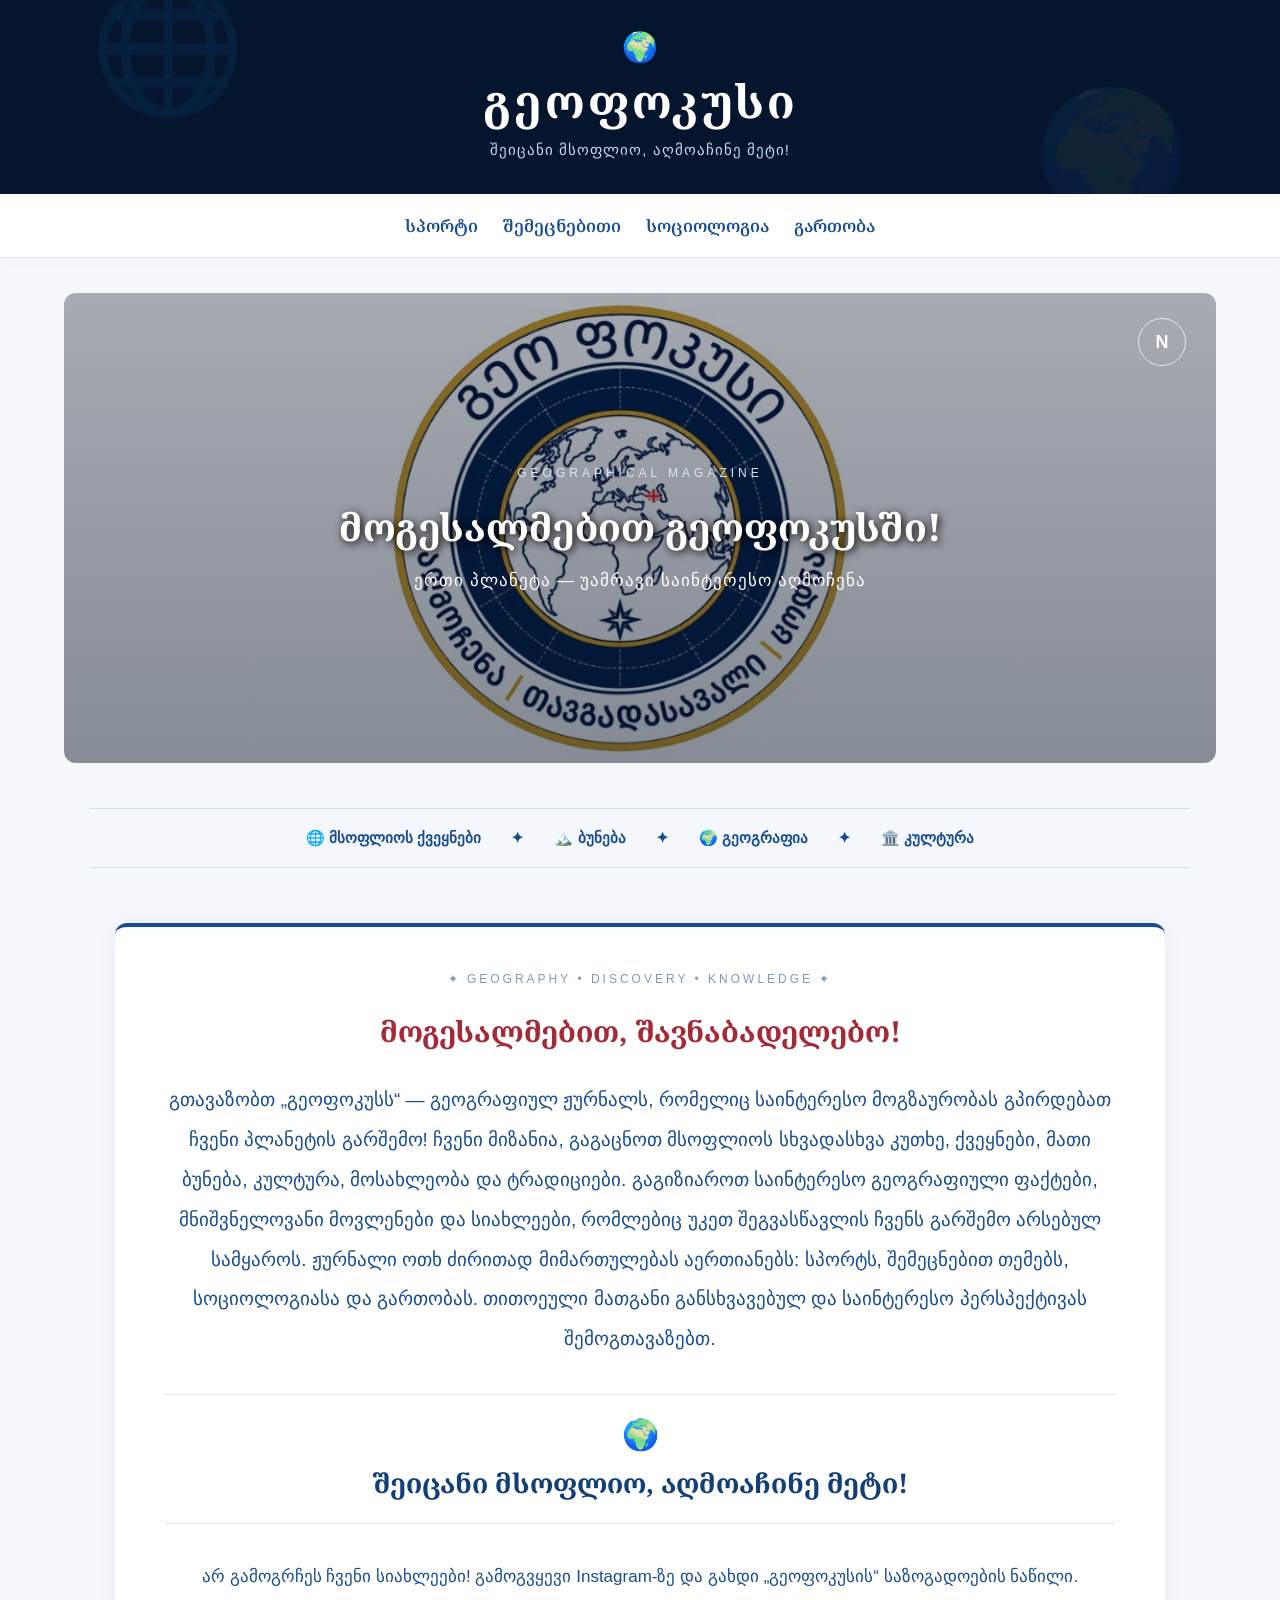
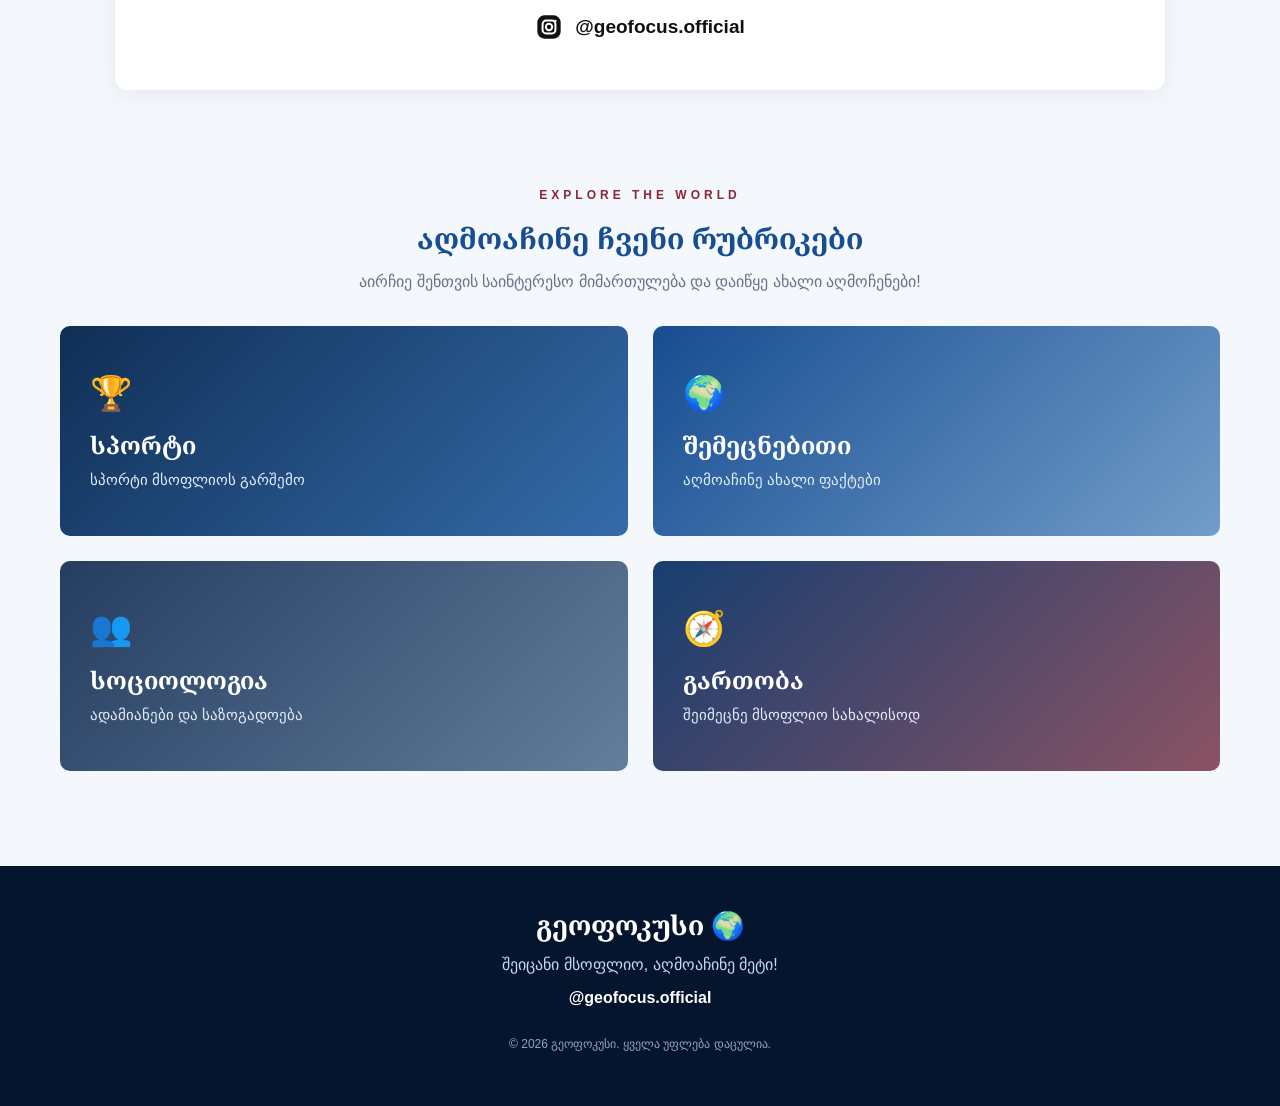
<file: index.html>
<!DOCTYPE html>
<html lang="ka">

<head>
    <meta charset="UTF-8">
    <meta name="viewport" content="width=device-width, initial-scale=1.0">

    <title>გეოფოკუსი | შეიცანი მსოფლიო</title>

    <link rel="stylesheet" href="style.css">
</head>

<body>

    <!-- HEADER -->

    <header class="header">

        <div class="globe-icon">🌍</div>

        <h1>გეოფოკუსი</h1>

        <p>შეიცანი მსოფლიო, აღმოაჩინე მეტი!</p>

    </header>


    <!-- NAVIGATION -->

    <nav class="navigation">

        <a href="sport.html">სპორტი</a>

        <a href="education.html">შემეცნებითი</a>

       <a href="sociology.html">სოციოლოგია</a>

        <a href="entertainment.html">გართობა</a>

    </nav>


    <main>

        <!-- HERO SECTION -->

        <section class="welcome">

            <div class="main-image">

                <div class="image-overlay">

                    <span class="hero-label">
                        GEOGRAPHICAL MAGAZINE
                    </span>

                    <h2>მოგესალმებით გეოფოკუსში!</h2>

                    <p>
                        ერთი პლანეტა — უამრავი საინტერესო აღმოჩენა
                    </p>

                    <div class="compass">
                        N
                    </div>

                </div>

            </div>

        </section>


        <!-- GEOGRAPHICAL DECORATION -->

        <section class="world-line">

            <span>🌐 მსოფლიოს ქვეყნები</span>

            <span>✦</span>

            <span>🏔️ ბუნება</span>

            <span>✦</span>

            <span>🌍 გეოგრაფია</span>

            <span>✦</span>

            <span>🏛️ კულტურა</span>

        </section>


        <!-- INTRODUCTION -->

        <section class="intro">

            <div class="intro-decoration">
                ✦ GEOGRAPHY • DISCOVERY • KNOWLEDGE ✦
            </div>

            <h2>მოგესალმებით, შავნაბადელებო!</h2>

            <p>

                გთავაზობთ „გეოფოკუსს“ — გეოგრაფიულ ჟურნალს,
                რომელიც საინტერესო მოგზაურობას გპირდებათ
                ჩვენი პლანეტის გარშემო!

                ჩვენი მიზანია, გაგაცნოთ მსოფლიოს სხვადასხვა
                კუთხე, ქვეყნები, მათი ბუნება, კულტურა,
                მოსახლეობა და ტრადიციები. გაგიზიაროთ
                საინტერესო გეოგრაფიული ფაქტები, მნიშვნელოვანი
                მოვლენები და სიახლეები, რომლებიც უკეთ
                შეგვასწავლის ჩვენს გარშემო არსებულ სამყაროს.

                ჟურნალი ოთხ ძირითად მიმართულებას აერთიანებს:
                სპორტს, შემეცნებით თემებს, სოციოლოგიასა
                და გართობას. თითოეული მათგანი განსხვავებულ
                და საინტერესო პერსპექტივას შემოგთავაზებთ.

            </p>

            <div class="slogan">

                <span>🌍</span>

                <h3>შეიცანი მსოფლიო, აღმოაჩინე მეტი!</h3>

            </div>

            <p class="instagram-text">

                არ გამოგრჩეს ჩვენი სიახლეები!
                გამოგვყევი Instagram-ზე და გახდი
                „გეოფოკუსის“ საზოგადოების ნაწილი.

            </p>

            <a class="instagram-link"
               href="https://www.instagram.com/geofocus.official/"
               target="_blank">

                <svg viewBox="0 0 24 24"
                     width="28"
                     height="28"
                     fill="none"
                     xmlns="http://www.w3.org/2000/svg">

                    <rect x="2" y="2" width="20" height="20"
                          rx="6" fill="#111111"/>

                    <rect x="6.5" y="6.5" width="11" height="11"
                          rx="3" stroke="white" stroke-width="1.7"/>

                    <circle cx="12" cy="12" r="2.7"
                            stroke="white" stroke-width="1.7"/>

                    <circle cx="17.5" cy="6.8" r="1"
                            fill="white"/>

                </svg>

                <span>@geofocus.official</span>

            </a>

        </section>


        <!-- CATEGORIES -->

        <section class="categories">

            <div class="section-heading">

                <span>EXPLORE THE WORLD</span>

                <h2>აღმოაჩინე ჩვენი რუბრიკები</h2>

                <p>
                    აირჩიე შენთვის საინტერესო მიმართულება
                    და დაიწყე ახალი აღმოჩენები!
                </p>

            </div>


            <div class="category-grid">

                <a href="sport.html" class="category sport">

                    <span class="category-icon">🏆</span>

                    <h3>სპორტი</h3>

                    <p>სპორტი მსოფლიოს გარშემო</p>

                </a>


                <a href="education.html" class="category education">

                    <span class="category-icon">🌍</span>

                    <h3>შემეცნებითი</h3>

                    <p>აღმოაჩინე ახალი ფაქტები</p>

                </a>


                <a href="sociology.html" class="category sociology">

                    <span class="category-icon">👥</span>

                    <h3>სოციოლოგია</h3>

                    <p>ადამიანები და საზოგადოება</p>

                </a>


                <a href="entertainment.html" class="category entertainment">

                    <span class="category-icon">🧭</span>

                    <h3>გართობა</h3>

                    <p>შეიმეცნე მსოფლიო სახალისოდ</p>

                </a>

            </div>

        </section>

    </main>


    <!-- FOOTER -->

    <footer>

        <h2>გეოფოკუსი 🌍</h2>

        <p>შეიცანი მსოფლიო, აღმოაჩინე მეტი!</p>

        <a href="https://www.instagram.com/geofocus.official/"
           target="_blank">
            @geofocus.official
        </a>

        <p class="copyright">
            © 2026 გეოფოკუსი. ყველა უფლება დაცულია.
        </p>

    </footer>

</body>

</html>
</file>
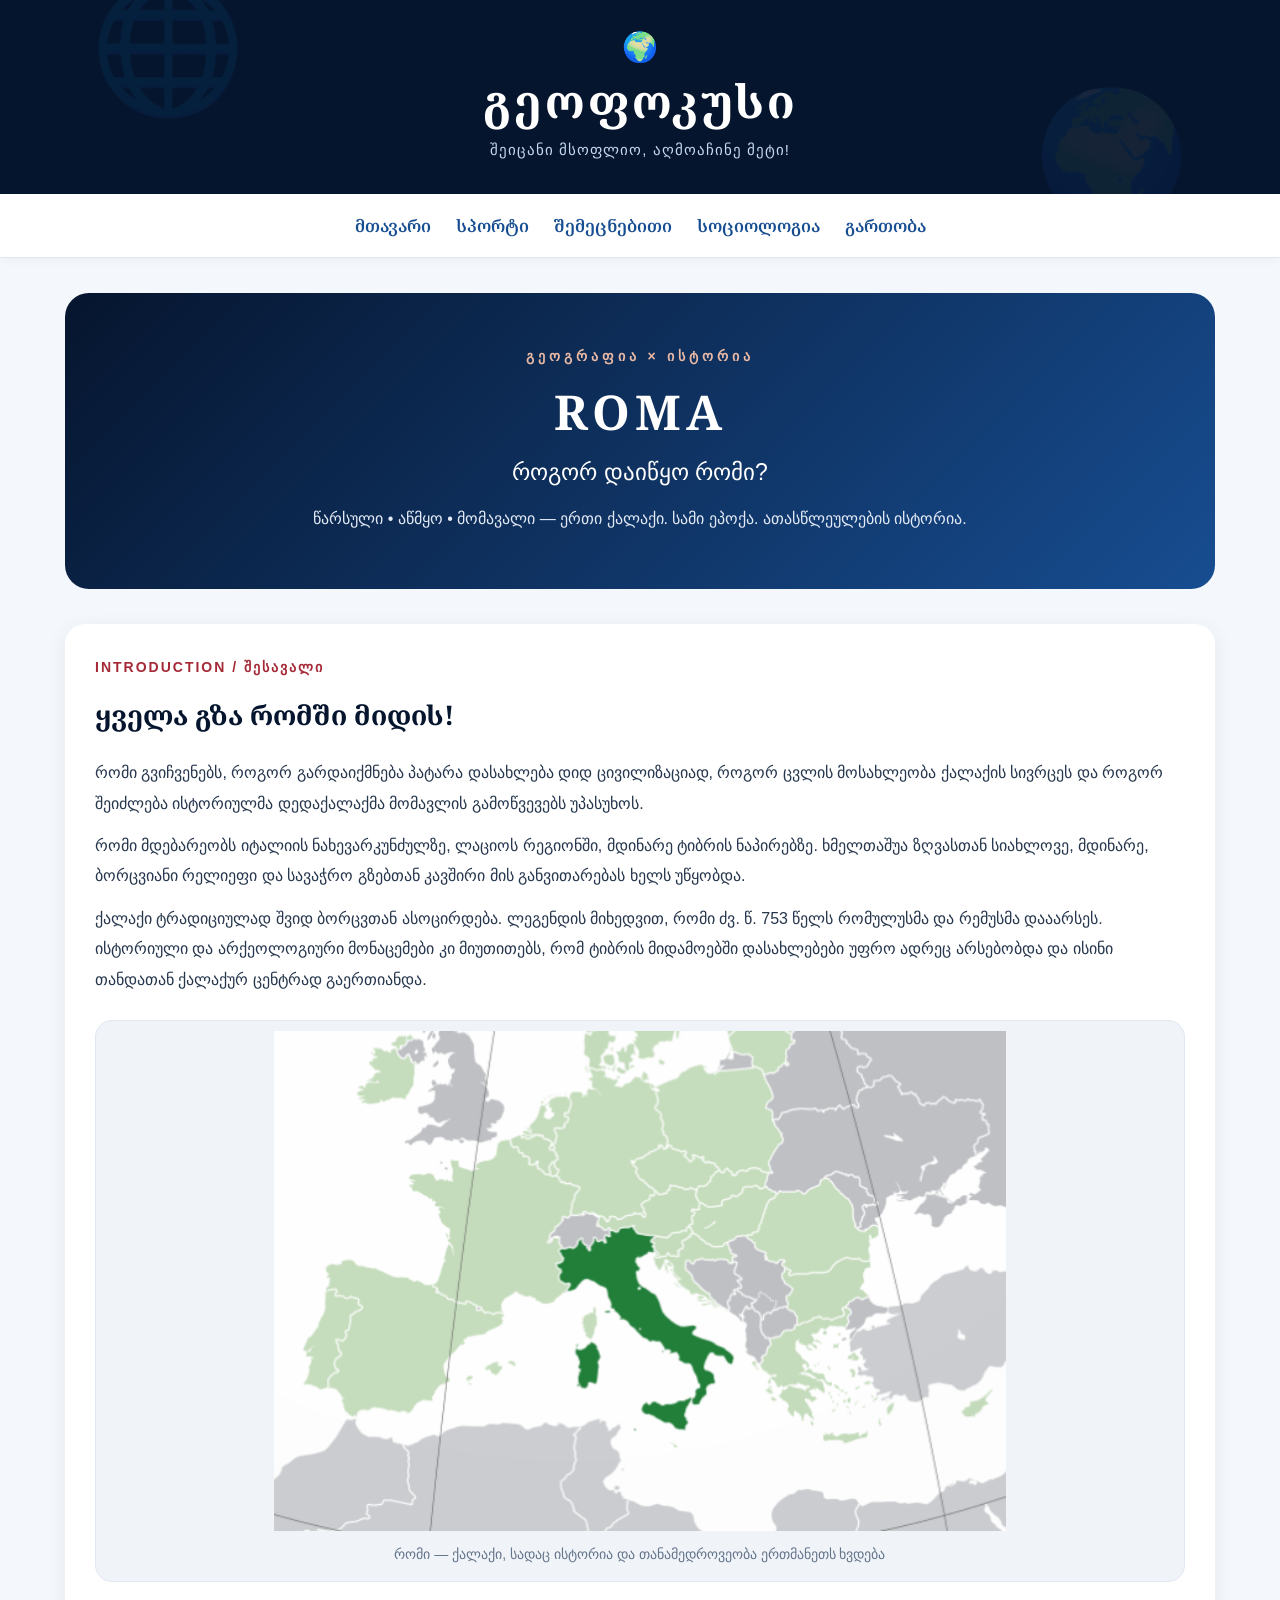
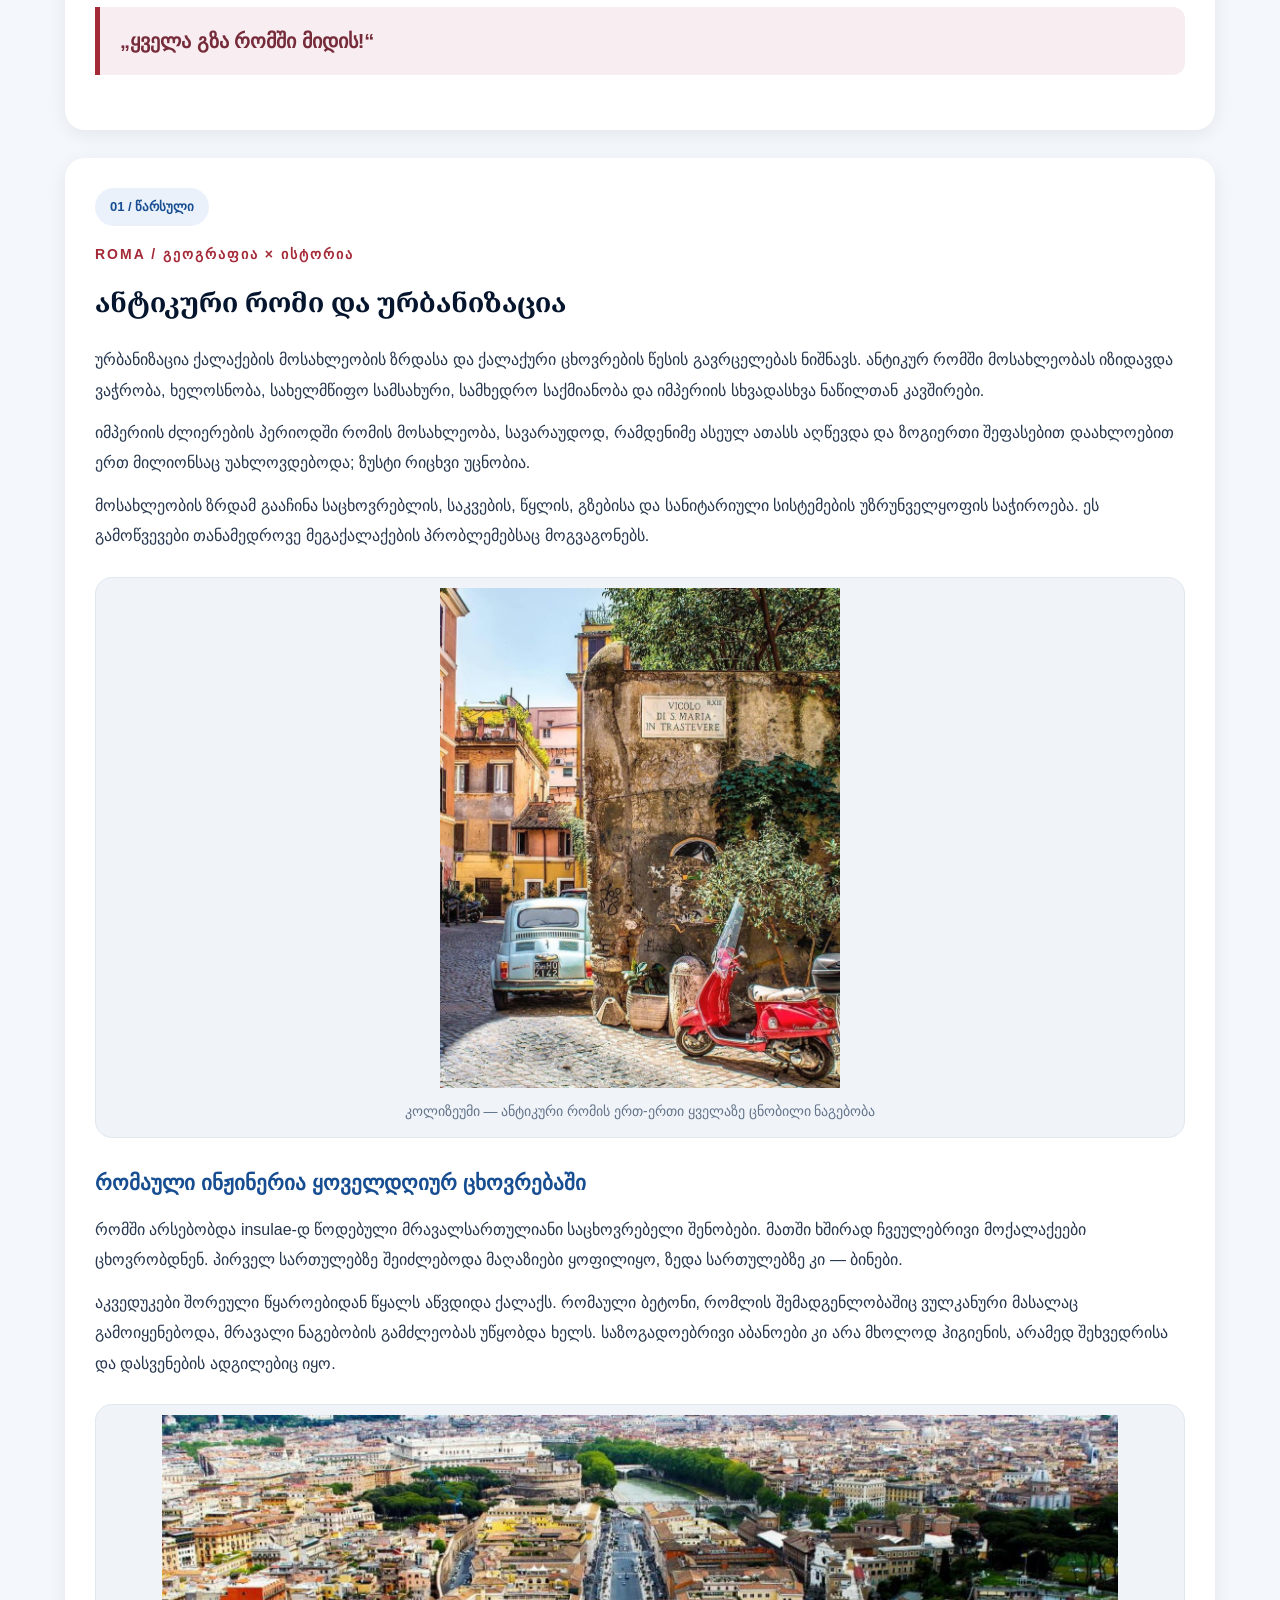
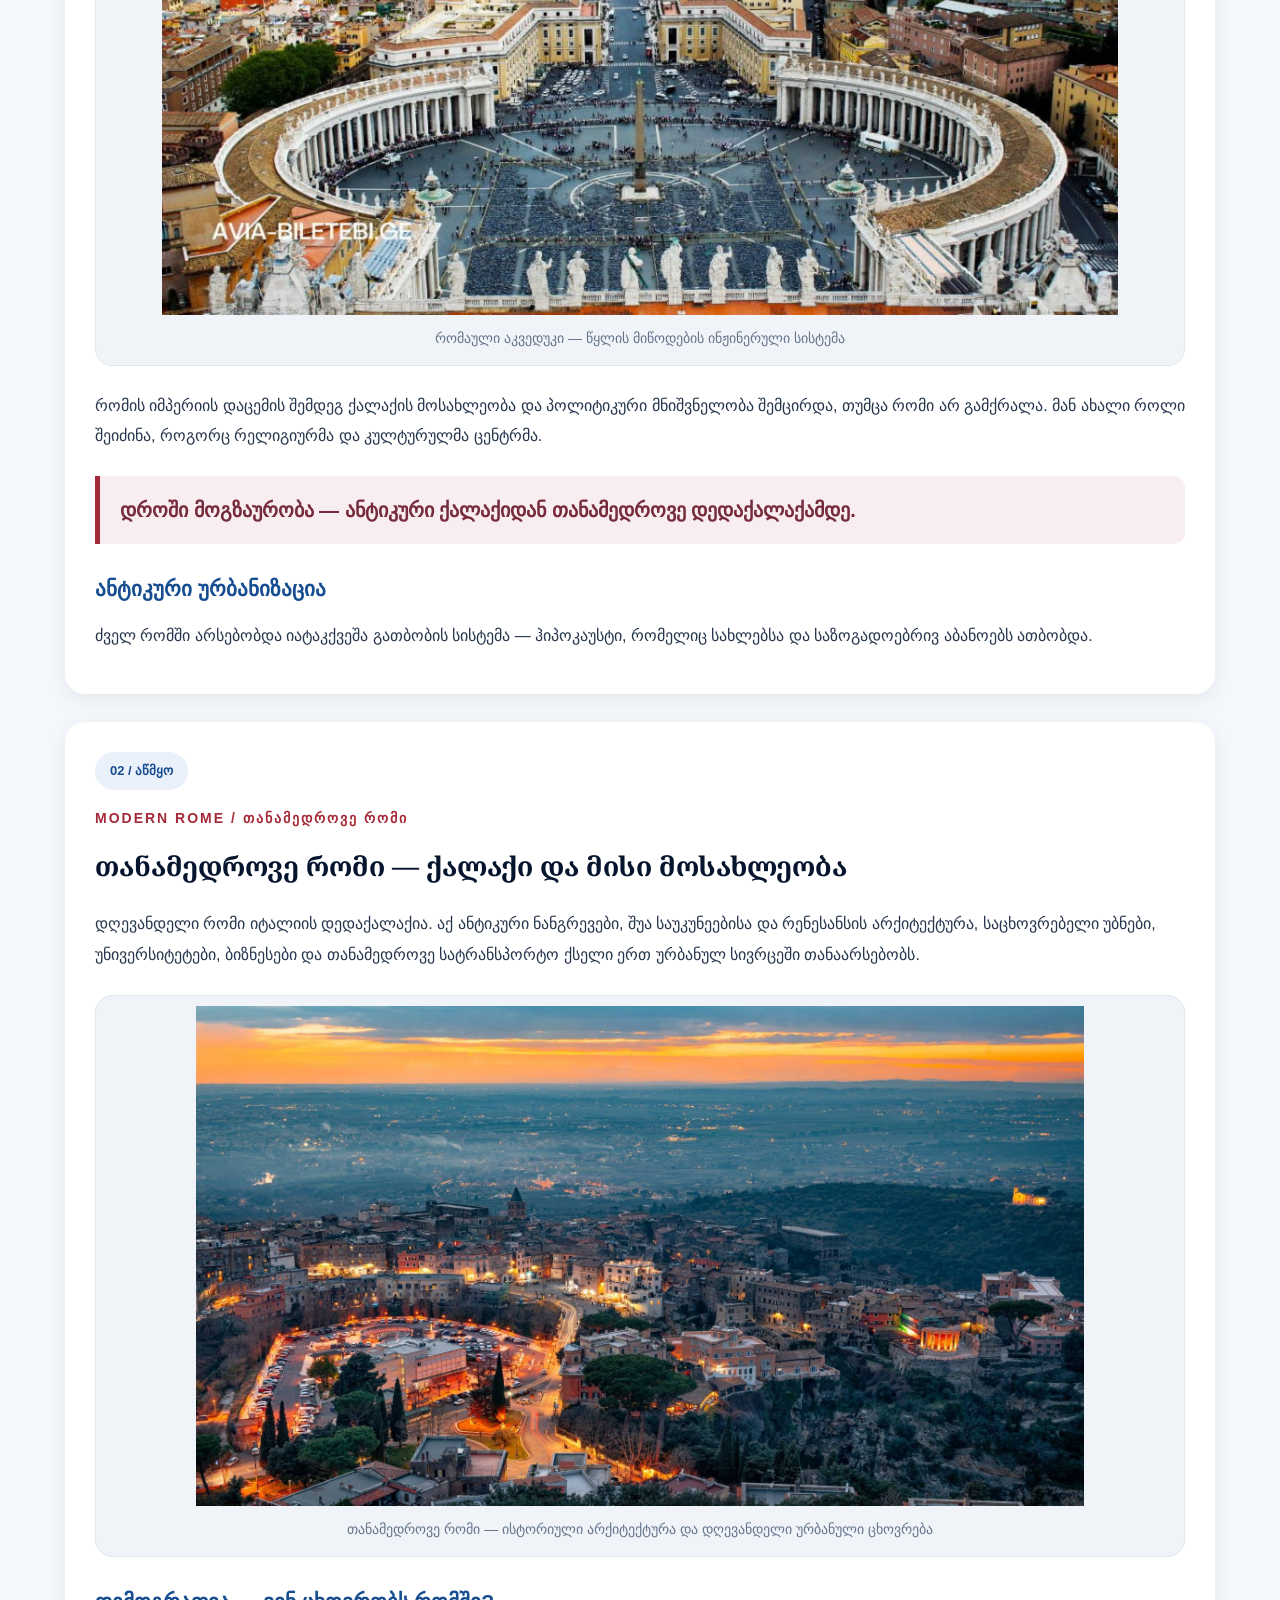
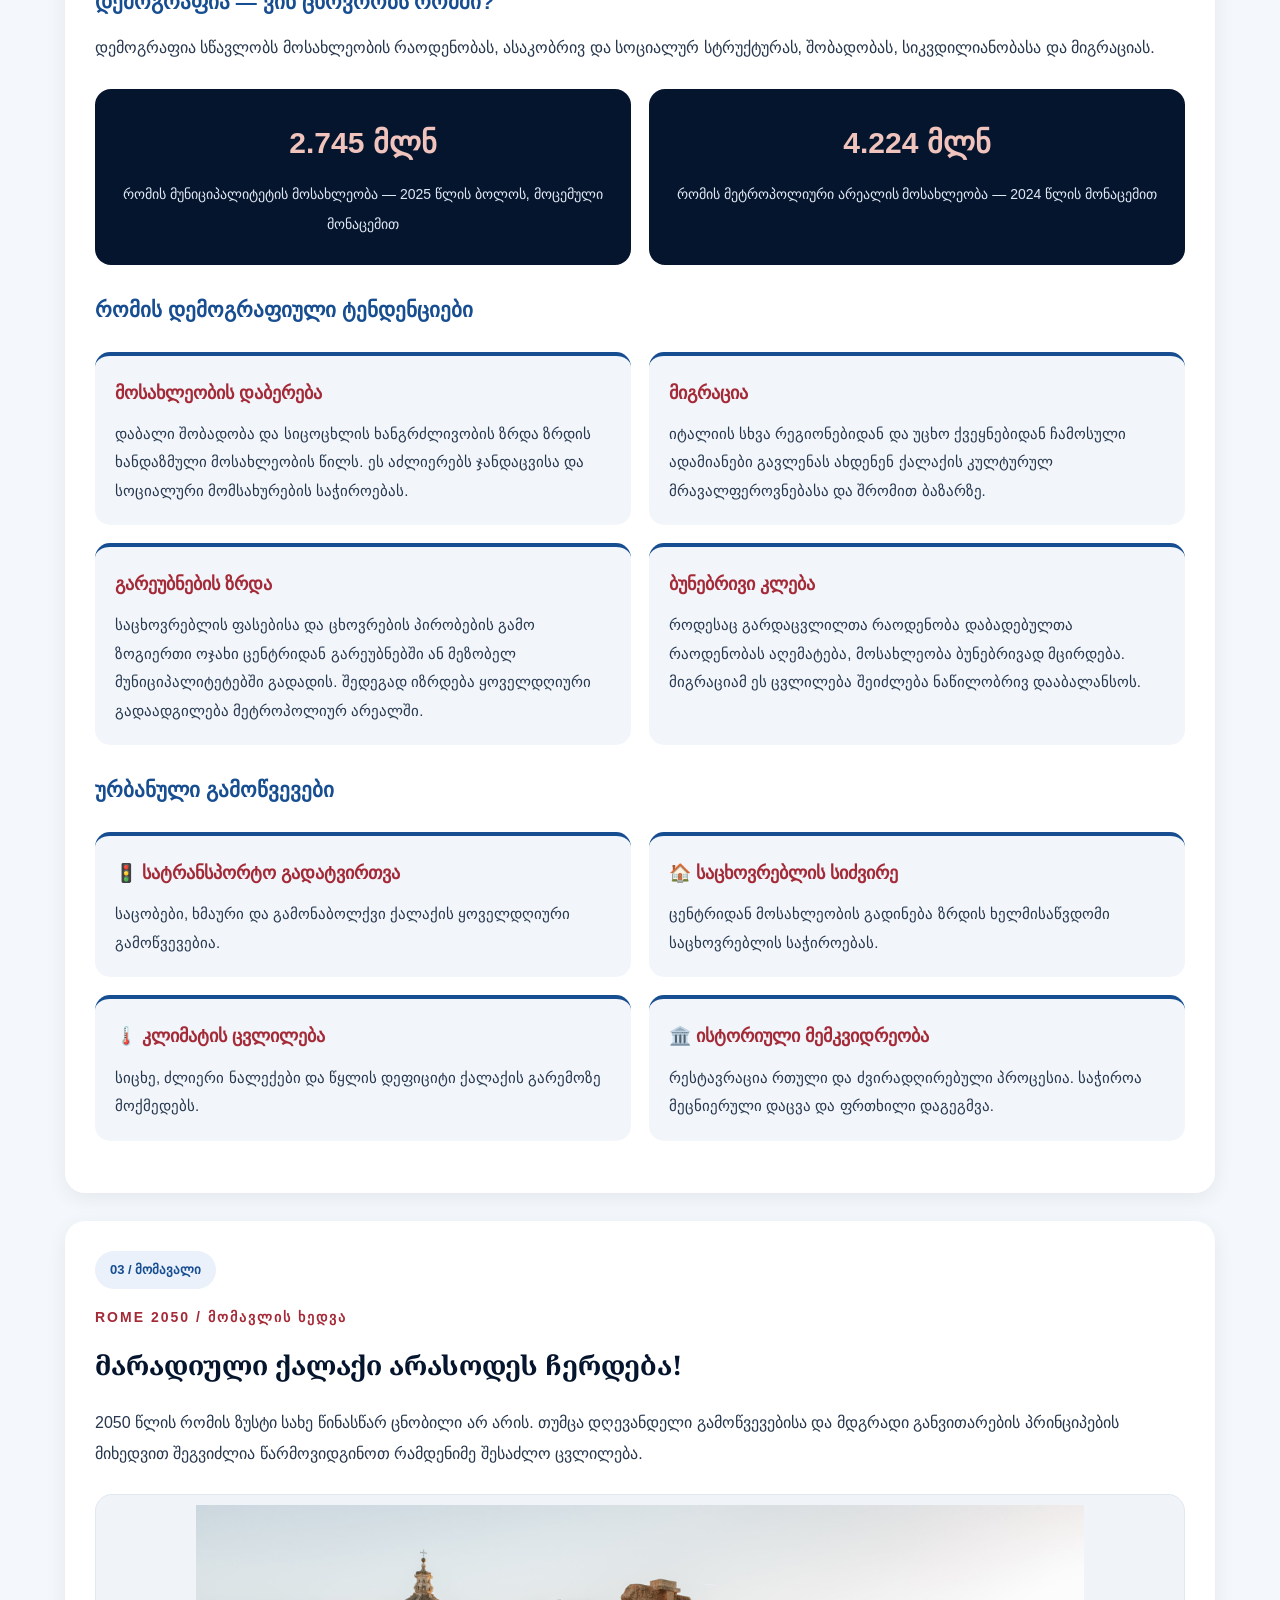
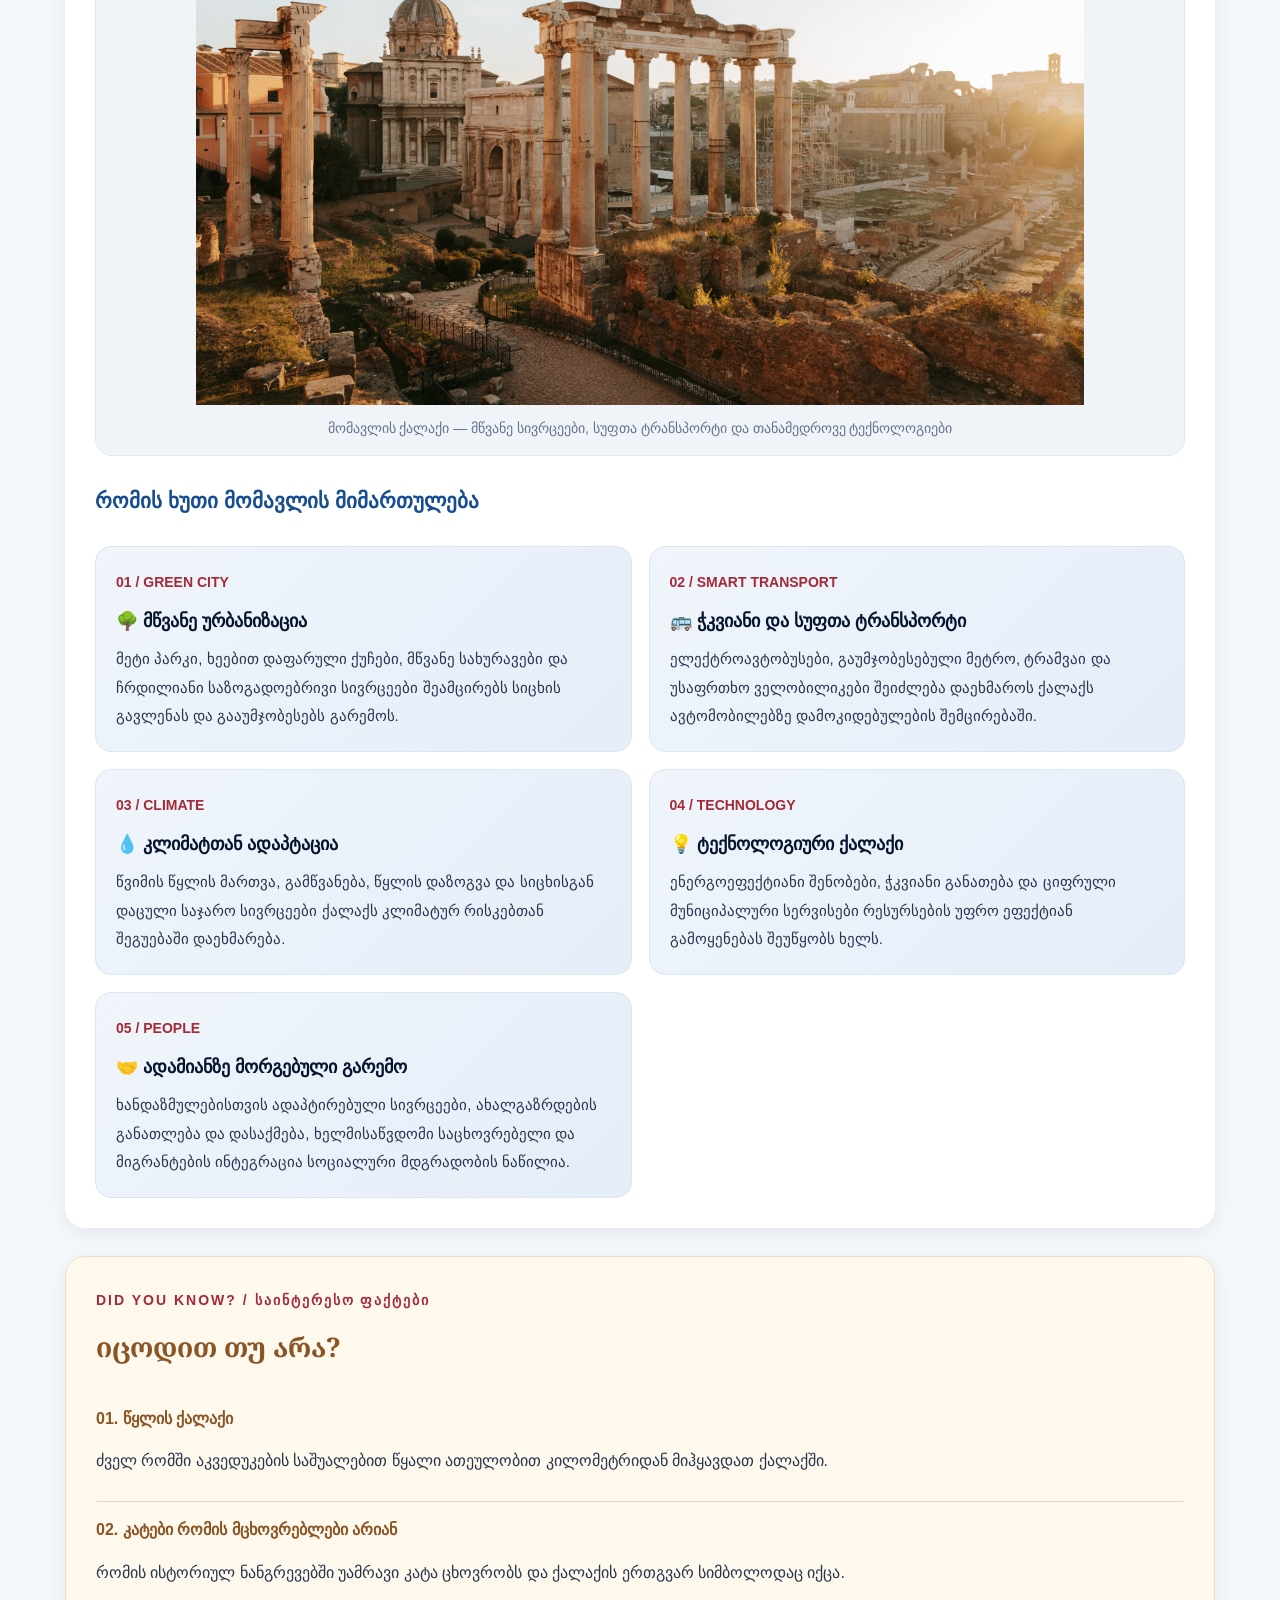
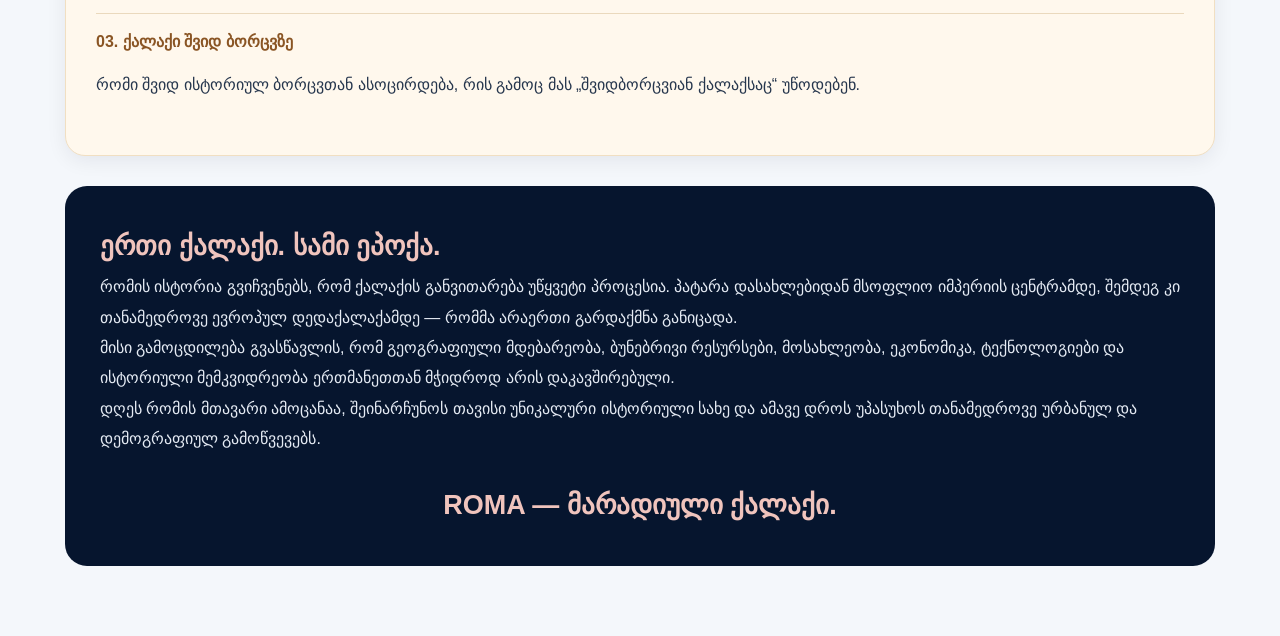
<file: education.html>
<!DOCTYPE html>
<html lang="ka">
<head>
<meta charset="UTF-8">
<meta name="viewport" content="width=device-width, initial-scale=1.0">
<title>გეოფოკუსი | შემეცნებითი</title>
<link rel="stylesheet" href="style.css">

<style>
* {
    box-sizing: border-box;
}

body {
    margin: 0;
    background: #f4f7fb;
    color: #26364d;
    font-family: "Fira GO", Arial, sans-serif;
}

.rome-page {
    width: 92%;
    max-width: 1150px;
    margin: 0 auto 70px;
}

.rome-hero {
    margin: 35px 0;
    padding: 55px 35px;
    border-radius: 24px;
    background: linear-gradient(135deg, #06152e, #174d91);
    color: white;
    text-align: center;
}

.rome-hero .eyebrow {
    color: #e9b9a5;
    letter-spacing: 4px;
    font-size: 14px;
    font-weight: bold;
}

.rome-hero h2 {
    font-family: "Noto Serif Georgian", serif;
    font-size: 48px;
    margin: 15px 0;
    letter-spacing: 5px;
}

.rome-hero h3 {
    font-size: 23px;
    font-weight: 500;
    margin: 10px 0;
}

.rome-hero p {
    max-width: 720px;
    margin: 18px auto 0;
    line-height: 1.9;
    color: #e3eaf5;
}

.rome-section {
    background: white;
    padding: 30px;
    margin: 28px 0;
    border-radius: 20px;
    box-shadow: 0 5px 20px rgba(6, 21, 46, 0.07);
    line-height: 1.9;
}

.section-label {
    color: #a52a38;
    font-size: 14px;
    font-weight: bold;
    letter-spacing: 2px;
    margin-bottom: 8px;
}

.rome-section h2 {
    color: #06152e;
    font-family: "Noto Serif Georgian", serif;
    font-size: 27px;
    margin: 5px 0 18px;
}

.rome-section h3 {
    color: #174d91;
    font-size: 21px;
    margin: 25px 0 12px;
}

.rome-section p {
    margin: 12px 0;
    font-size: 16px;
}

.rome-quote {
    border-left: 5px solid #a52a38;
    padding: 15px 20px;
    margin: 25px 0;
    background: #f8edf0;
    color: #762b3a;
    font-size: 20px;
    font-weight: bold;
    border-radius: 0 12px 12px 0;
}

/* ფოტოები */
.rome-photo {
    margin: 25px 0;
    padding: 10px;
    background: #f0f4f9;
    border-radius: 17px;
    border: 1px solid #e1e8f0;
}

.rome-photo img {
    display: block;
    width: 100%;
    max-height: 500px;
    height: auto;
    object-fit: contain;
    border-radius: 12px;
}

.rome-photo figcaption {
    text-align: center;
    color: #64748b;
    font-size: 14px;
    padding: 10px 5px 3px;
}

/* ეპოქების ღილაკები */
.era-label {
    display: inline-block;
    background: #eaf1fa;
    color: #174d91;
    border-radius: 30px;
    padding: 7px 15px;
    font-weight: bold;
    font-size: 13px;
    margin-bottom: 15px;
}

/* საინფორმაციო ბარათები */
.info-grid {
    display: grid;
    grid-template-columns: repeat(2, 1fr);
    gap: 18px;
    margin: 22px 0;
}

.info-card {
    background: #f2f6fb;
    border-radius: 15px;
    padding: 20px;
    border-top: 4px solid #174d91;
}

.info-card h3 {
    margin: 0 0 10px;
    color: #a52a38;
    font-size: 18px;
}

.info-card p {
    margin: 0;
    font-size: 15px;
}

/* დემოგრაფიული მონაცემები */
.stats-grid {
    display: grid;
    grid-template-columns: repeat(2, 1fr);
    gap: 18px;
    margin: 25px 0;
}

.stat-card {
    background: #06152e;
    color: white;
    padding: 25px;
    border-radius: 16px;
    text-align: center;
}

.stat-card strong {
    display: block;
    color: #f0c4bd;
    font-size: 30px;
    margin-bottom: 8px;
}

.stat-card span {
    font-size: 14px;
    color: #e0e8f4;
}

/* მომავლის მიმართულებები */
.future-grid {
    display: grid;
    grid-template-columns: repeat(2, 1fr);
    gap: 17px;
    margin-top: 25px;
}

.future-card {
    background: linear-gradient(135deg, #f0f5fb, #e5edf8);
    border-radius: 16px;
    padding: 20px;
    border: 1px solid #dce6f2;
}

.future-card .number {
    color: #a52a38;
    font-weight: bold;
    font-size: 14px;
}

.future-card h3 {
    margin: 7px 0;
    color: #06152e;
    font-size: 18px;
}

.future-card p {
    font-size: 15px;
    margin: 0;
}

/* საინტერესო ფაქტები */
.facts {
    background: #fff8ed;
    border: 1px solid #f1dfc2;
}

.facts h2 {
    color: #8a5524;
}

.fact-item {
    padding: 13px 0;
    border-bottom: 1px solid #ead9bd;
}

.fact-item:last-child {
    border-bottom: none;
}

.fact-item strong {
    color: #8a5524;
}

/* დასკვნა */
.final-section {
    background: #06152e;
    color: white;
    padding: 35px;
    border-radius: 22px;
    margin: 30px 0;
    line-height: 1.9;
}

.final-section h2 {
    color: #f0c4bd;
    font-size: 27px;
    margin-top: 0;
}

.final-section p {
    color: #e5ebf4;
}

/* მობილური */
@media (max-width: 700px) {
    .rome-page {
        width: 94%;
    }

    .rome-hero {
        padding: 38px 20px;
    }

    .rome-hero h2 {
        font-size: 36px;
    }

    .rome-hero h3 {
        font-size: 18px;
    }

    .rome-section {
        padding: 21px;
    }

    .rome-section h2 {
        font-size: 23px;
    }

    .info-grid,
    .stats-grid,
    .future-grid {
        grid-template-columns: 1fr;
    }

    .rome-photo img {
        max-height: 350px;
    }

    .final-section {
        padding: 25px;
    }
}
</style>
</head>

<body>

<header class="header">
    <div class="globe-icon">🌍</div>
    <h1>გეოფოკუსი</h1>
    <p>შეიცანი მსოფლიო, აღმოაჩინე მეტი!</p>
</header>

<nav class="navigation">
    <a href="index.html">მთავარი</a>
    <a href="sport.html">სპორტი</a>
    <a href="education.html">შემეცნებითი</a>
  <a href="sociology.html">სოციოლოგია</a>
    <a href="entertainment.html">გართობა</a>
</nav>

<main class="rome-page">

    <!-- მთავარი სათაური -->
    <section class="rome-hero">
        <div class="eyebrow">გეოგრაფია × ისტორია</div>
        <h2>ROMA</h2>
        <h3>როგორ დაიწყო რომი?</h3>
        <p>
            წარსული • აწმყო • მომავალი — ერთი ქალაქი.
            სამი ეპოქა. ათასწლეულების ისტორია.
        </p>
    </section>

    <!-- შესავალი -->
    <section class="rome-section">
        <div class="section-label">INTRODUCTION / შესავალი</div>
        <h2>ყველა გზა რომში მიდის!</h2>

        <p>
            რომი გვიჩვენებს, როგორ გარდაიქმნება პატარა დასახლება
            დიდ ცივილიზაციად, როგორ ცვლის მოსახლეობა ქალაქის სივრცეს
            და როგორ შეიძლება ისტორიულმა დედაქალაქმა მომავლის
            გამოწვევებს უპასუხოს.
        </p>

        <p>
            რომი მდებარეობს იტალიის ნახევარკუნძულზე, ლაციოს რეგიონში,
            მდინარე ტიბრის ნაპირებზე. ხმელთაშუა ზღვასთან სიახლოვე,
            მდინარე, ბორცვიანი რელიეფი და სავაჭრო გზებთან კავშირი
            მის განვითარებას ხელს უწყობდა.
        </p>

        <p>
            ქალაქი ტრადიციულად შვიდ ბორცვთან ასოცირდება.
            ლეგენდის მიხედვით, რომი ძვ. წ. 753 წელს რომულუსმა
            და რემუსმა დააარსეს. ისტორიული და არქეოლოგიური მონაცემები
            კი მიუთითებს, რომ ტიბრის მიდამოებში დასახლებები უფრო
            ადრეც არსებობდა და ისინი თანდათან ქალაქურ ცენტრად გაერთიანდა.
        </p>

        <figure class="rome-photo">
            <img src="images/roma1.jpg" alt="რომის პანორამული ხედი">
            <figcaption>რომი — ქალაქი, სადაც ისტორია და თანამედროვეობა ერთმანეთს ხვდება</figcaption>
        </figure>

        <div class="rome-quote">
            „ყველა გზა რომში მიდის!“
        </div>
    </section>

    <!-- წარსული -->
    <section class="rome-section">
        <span class="era-label">01 / წარსული</span>
        <div class="section-label">ROMA / გეოგრაფია × ისტორია</div>
        <h2>ანტიკური რომი და ურბანიზაცია</h2>

        <p>
            ურბანიზაცია ქალაქების მოსახლეობის ზრდასა და ქალაქური
            ცხოვრების წესის გავრცელებას ნიშნავს. ანტიკურ რომში
            მოსახლეობას იზიდავდა ვაჭრობა, ხელოსნობა, სახელმწიფო
            სამსახური, სამხედრო საქმიანობა და იმპერიის სხვადასხვა
            ნაწილთან კავშირები.
        </p>

        <p>
            იმპერიის ძლიერების პერიოდში რომის მოსახლეობა,
            სავარაუდოდ, რამდენიმე ასეულ ათასს აღწევდა და ზოგიერთი
            შეფასებით დაახლოებით ერთ მილიონსაც უახლოვდებოდა;
            ზუსტი რიცხვი უცნობია.
        </p>

        <p>
            მოსახლეობის ზრდამ გააჩინა საცხოვრებლის, საკვების,
            წყლის, გზებისა და სანიტარიული სისტემების უზრუნველყოფის
            საჭიროება. ეს გამოწვევები თანამედროვე მეგაქალაქების
            პრობლემებსაც მოგვაგონებს.
        </p>

        <figure class="rome-photo">
            <img src="images/roma2.jpg" alt="კოლიზეუმი და რომის ფორუმი">
            <figcaption>კოლიზეუმი — ანტიკური რომის ერთ-ერთი ყველაზე ცნობილი ნაგებობა</figcaption>
        </figure>

        <h3>რომაული ინჟინერია ყოველდღიურ ცხოვრებაში</h3>

        <p>
            რომში არსებობდა insulae-დ წოდებული მრავალსართულიანი
            საცხოვრებელი შენობები. მათში ხშირად ჩვეულებრივი
            მოქალაქეები ცხოვრობდნენ. პირველ სართულებზე შეიძლებოდა
            მაღაზიები ყოფილიყო, ზედა სართულებზე კი — ბინები.
        </p>

        <p>
            აკვედუკები შორეული წყაროებიდან წყალს აწვდიდა ქალაქს.
            რომაული ბეტონი, რომლის შემადგენლობაშიც ვულკანური
            მასალაც გამოიყენებოდა, მრავალი ნაგებობის გამძლეობას
            უწყობდა ხელს. საზოგადოებრივი აბანოები კი არა მხოლოდ
            ჰიგიენის, არამედ შეხვედრისა და დასვენების ადგილებიც იყო.
        </p>

        <figure class="rome-photo">
            <img src="images/roma3.jpg" alt="ძველი რომაული აკვედუკი">
            <figcaption>რომაული აკვედუკი — წყლის მიწოდების ინჟინერული სისტემა</figcaption>
        </figure>

        <p>
            რომის იმპერიის დაცემის შემდეგ ქალაქის მოსახლეობა და
            პოლიტიკური მნიშვნელობა შემცირდა, თუმცა რომი არ გამქრალა.
            მან ახალი როლი შეიძინა, როგორც რელიგიურმა და კულტურულმა ცენტრმა.
        </p>

        <div class="rome-quote">
            დროში მოგზაურობა — ანტიკური ქალაქიდან თანამედროვე დედაქალაქამდე.
        </div>

        <h3>ანტიკური ურბანიზაცია</h3>

        <p>
            ძველ რომში არსებობდა იატაკქვეშა გათბობის სისტემა —
            ჰიპოკაუსტი, რომელიც სახლებსა და საზოგადოებრივ აბანოებს ათბობდა.
        </p>
    </section>

    <!-- აწმყო -->
    <section class="rome-section">
        <span class="era-label">02 / აწმყო</span>
        <div class="section-label">MODERN ROME / თანამედროვე რომი</div>
        <h2>თანამედროვე რომი — ქალაქი და მისი მოსახლეობა</h2>

        <p>
            დღევანდელი რომი იტალიის დედაქალაქია. აქ ანტიკური ნანგრევები,
            შუა საუკუნეებისა და რენესანსის არქიტექტურა, საცხოვრებელი
            უბნები, უნივერსიტეტები, ბიზნესები და თანამედროვე
            სატრანსპორტო ქსელი ერთ ურბანულ სივრცეში თანაარსებობს.
        </p>

        <figure class="rome-photo">
            <img src="images/roma4.jpg" alt="თანამედროვე რომის ქუჩა">
            <figcaption>თანამედროვე რომი — ისტორიული არქიტექტურა და დღევანდელი ურბანული ცხოვრება</figcaption>
        </figure>

        <h3>დემოგრაფია — ვინ ცხოვრობს რომში?</h3>

        <p>
            დემოგრაფია სწავლობს მოსახლეობის რაოდენობას, ასაკობრივ
            და სოციალურ სტრუქტურას, შობადობას, სიკვდილიანობასა
            და მიგრაციას.
        </p>

        <div class="stats-grid">
            <div class="stat-card">
                <strong>2.745 მლნ</strong>
                <span>რომის მუნიციპალიტეტის მოსახლეობა — 2025 წლის ბოლოს, მოცემული მონაცემით</span>
            </div>

            <div class="stat-card">
                <strong>4.224 მლნ</strong>
                <span>რომის მეტროპოლიური არეალის მოსახლეობა — 2024 წლის მონაცემით</span>
            </div>
        </div>

        <h3>რომის დემოგრაფიული ტენდენციები</h3>

        <div class="info-grid">
            <div class="info-card">
                <h3>მოსახლეობის დაბერება</h3>
                <p>
                    დაბალი შობადობა და სიცოცხლის ხანგრძლივობის ზრდა
                    ზრდის ხანდაზმული მოსახლეობის წილს. ეს აძლიერებს
                    ჯანდაცვისა და სოციალური მომსახურების საჭიროებას.
                </p>
            </div>

            <div class="info-card">
                <h3>მიგრაცია</h3>
                <p>
                    იტალიის სხვა რეგიონებიდან და უცხო ქვეყნებიდან
                    ჩამოსული ადამიანები გავლენას ახდენენ ქალაქის
                    კულტურულ მრავალფეროვნებასა და შრომით ბაზარზე.
                </p>
            </div>

            <div class="info-card">
                <h3>გარეუბნების ზრდა</h3>
                <p>
                    საცხოვრებლის ფასებისა და ცხოვრების პირობების გამო
                    ზოგიერთი ოჯახი ცენტრიდან გარეუბნებში ან მეზობელ
                    მუნიციპალიტეტებში გადადის. შედეგად იზრდება
                    ყოველდღიური გადაადგილება მეტროპოლიურ არეალში.
                </p>
            </div>

            <div class="info-card">
                <h3>ბუნებრივი კლება</h3>
                <p>
                    როდესაც გარდაცვლილთა რაოდენობა დაბადებულთა
                    რაოდენობას აღემატება, მოსახლეობა ბუნებრივად
                    მცირდება. მიგრაციამ ეს ცვლილება შეიძლება
                    ნაწილობრივ დააბალანსოს.
                </p>
            </div>
        </div>

        <h3>ურბანული გამოწვევები</h3>

        <div class="info-grid">
            <div class="info-card">
                <h3>🚦 სატრანსპორტო გადატვირთვა</h3>
                <p>საცობები, ხმაური და გამონაბოლქვი ქალაქის ყოველდღიური გამოწვევებია.</p>
            </div>

            <div class="info-card">
                <h3>🏠 საცხოვრებლის სიძვირე</h3>
                <p>ცენტრიდან მოსახლეობის გადინება ზრდის ხელმისაწვდომი საცხოვრებლის საჭიროებას.</p>
            </div>

            <div class="info-card">
                <h3>🌡️ კლიმატის ცვლილება</h3>
                <p>სიცხე, ძლიერი ნალექები და წყლის დეფიციტი ქალაქის გარემოზე მოქმედებს.</p>
            </div>

            <div class="info-card">
                <h3>🏛️ ისტორიული მემკვიდრეობა</h3>
                <p>რესტავრაცია რთული და ძვირადღირებული პროცესია. საჭიროა მეცნიერული დაცვა და ფრთხილი დაგეგმვა.</p>
            </div>
        </div>
    </section>

    <!-- მომავალი -->
    <section class="rome-section">
        <span class="era-label">03 / მომავალი</span>
        <div class="section-label">ROME 2050 / მომავლის ხედვა</div>
        <h2>მარადიული ქალაქი არასოდეს ჩერდება!</h2>

        <p>
            2050 წლის რომის ზუსტი სახე წინასწარ ცნობილი არ არის.
            თუმცა დღევანდელი გამოწვევებისა და მდგრადი განვითარების
            პრინციპების მიხედვით შეგვიძლია წარმოვიდგინოთ რამდენიმე
            შესაძლო ცვლილება.
        </p>

        <figure class="rome-photo">
            <img src="images/roma5.jpg" alt="მწვანე და მდგრადი მომავლის ქალაქის კონცეფცია">
            <figcaption>მომავლის ქალაქი — მწვანე სივრცეები, სუფთა ტრანსპორტი და თანამედროვე ტექნოლოგიები</figcaption>
        </figure>

        <h3>რომის ხუთი მომავლის მიმართულება</h3>

        <div class="future-grid">

            <div class="future-card">
                <span class="number">01 / GREEN CITY</span>
                <h3>🌳 მწვანე ურბანიზაცია</h3>
                <p>
                    მეტი პარკი, ხეებით დაფარული ქუჩები, მწვანე სახურავები
                    და ჩრდილიანი საზოგადოებრივი სივრცეები შეამცირებს
                    სიცხის გავლენას და გააუმჯობესებს გარემოს.
                </p>
            </div>

            <div class="future-card">
                <span class="number">02 / SMART TRANSPORT</span>
                <h3>🚌 ჭკვიანი და სუფთა ტრანსპორტი</h3>
                <p>
                    ელექტროავტობუსები, გაუმჯობესებული მეტრო, ტრამვაი
                    და უსაფრთხო ველობილიკები შეიძლება დაეხმაროს ქალაქს
                    ავტომობილებზე დამოკიდებულების შემცირებაში.
                </p>
            </div>

            <div class="future-card">
                <span class="number">03 / CLIMATE</span>
                <h3>💧 კლიმატთან ადაპტაცია</h3>
                <p>
                    წვიმის წყლის მართვა, გამწვანება, წყლის დაზოგვა
                    და სიცხისგან დაცული საჯარო სივრცეები ქალაქს
                    კლიმატურ რისკებთან შეგუებაში დაეხმარება.
                </p>
            </div>

            <div class="future-card">
                <span class="number">04 / TECHNOLOGY</span>
                <h3>💡 ტექნოლოგიური ქალაქი</h3>
                <p>
                    ენერგოეფექტიანი შენობები, ჭკვიანი განათება და
                    ციფრული მუნიციპალური სერვისები რესურსების
                    უფრო ეფექტიან გამოყენებას შეუწყობს ხელს.
                </p>
            </div>

            <div class="future-card">
                <span class="number">05 / PEOPLE</span>
                <h3>🤝 ადამიანზე მორგებული გარემო</h3>
                <p>
                    ხანდაზმულებისთვის ადაპტირებული სივრცეები,
                    ახალგაზრდების განათლება და დასაქმება,
                    ხელმისაწვდომი საცხოვრებელი და მიგრანტების
                    ინტეგრაცია სოციალური მდგრადობის ნაწილია.
                </p>
            </div>

        </div>
    </section>

    <!-- საინტერესო ფაქტები -->
    <section class="rome-section facts">
        <div class="section-label">DID YOU KNOW? / საინტერესო ფაქტები</div>
        <h2>იცოდით თუ არა?</h2>

        <div class="fact-item">
            <strong>01. წყლის ქალაქი</strong>
            <p>
                ძველ რომში აკვედუკების საშუალებით წყალი
                ათეულობით კილომეტრიდან მიჰყავდათ ქალაქში.
            </p>
        </div>

        <div class="fact-item">
            <strong>02. კატები რომის მცხოვრებლები არიან</strong>
            <p>
                რომის ისტორიულ ნანგრევებში უამრავი კატა ცხოვრობს
                და ქალაქის ერთგვარ სიმბოლოდაც იქცა.
            </p>
        </div>

        <div class="fact-item">
            <strong>03. ქალაქი შვიდ ბორცვზე</strong>
            <p>
                რომი შვიდ ისტორიულ ბორცვთან ასოცირდება,
                რის გამოც მას „შვიდბორცვიან ქალაქსაც“ უწოდებენ.
            </p>
        </div>
    </section>

    <!-- დასკვნა -->
    <section class="final-section">
        <h2>ერთი ქალაქი. სამი ეპოქა.</h2>

        <p>
            რომის ისტორია გვიჩვენებს, რომ ქალაქის განვითარება
            უწყვეტი პროცესია. პატარა დასახლებიდან მსოფლიო იმპერიის
            ცენტრამდე, შემდეგ კი თანამედროვე ევროპულ დედაქალაქამდე —
            რომმა არაერთი გარდაქმნა განიცადა.
        </p>

        <p>
            მისი გამოცდილება გვასწავლის, რომ გეოგრაფიული მდებარეობა,
            ბუნებრივი რესურსები, მოსახლეობა, ეკონომიკა, ტექნოლოგიები
            და ისტორიული მემკვიდრეობა ერთმანეთთან მჭიდროდ არის დაკავშირებული.
        </p>

        <p>
            დღეს რომის მთავარი ამოცანაა, შეინარჩუნოს თავისი უნიკალური
            ისტორიული სახე და ამავე დროს უპასუხოს თანამედროვე ურბანულ
            და დემოგრაფიულ გამოწვევებს.
        </p>

        <h2 style="text-align:center; margin-top:25px;">
            ROMA — მარადიული ქალაქი.
        </h2>
    </section>

</main>

</body>
</html>
</file>
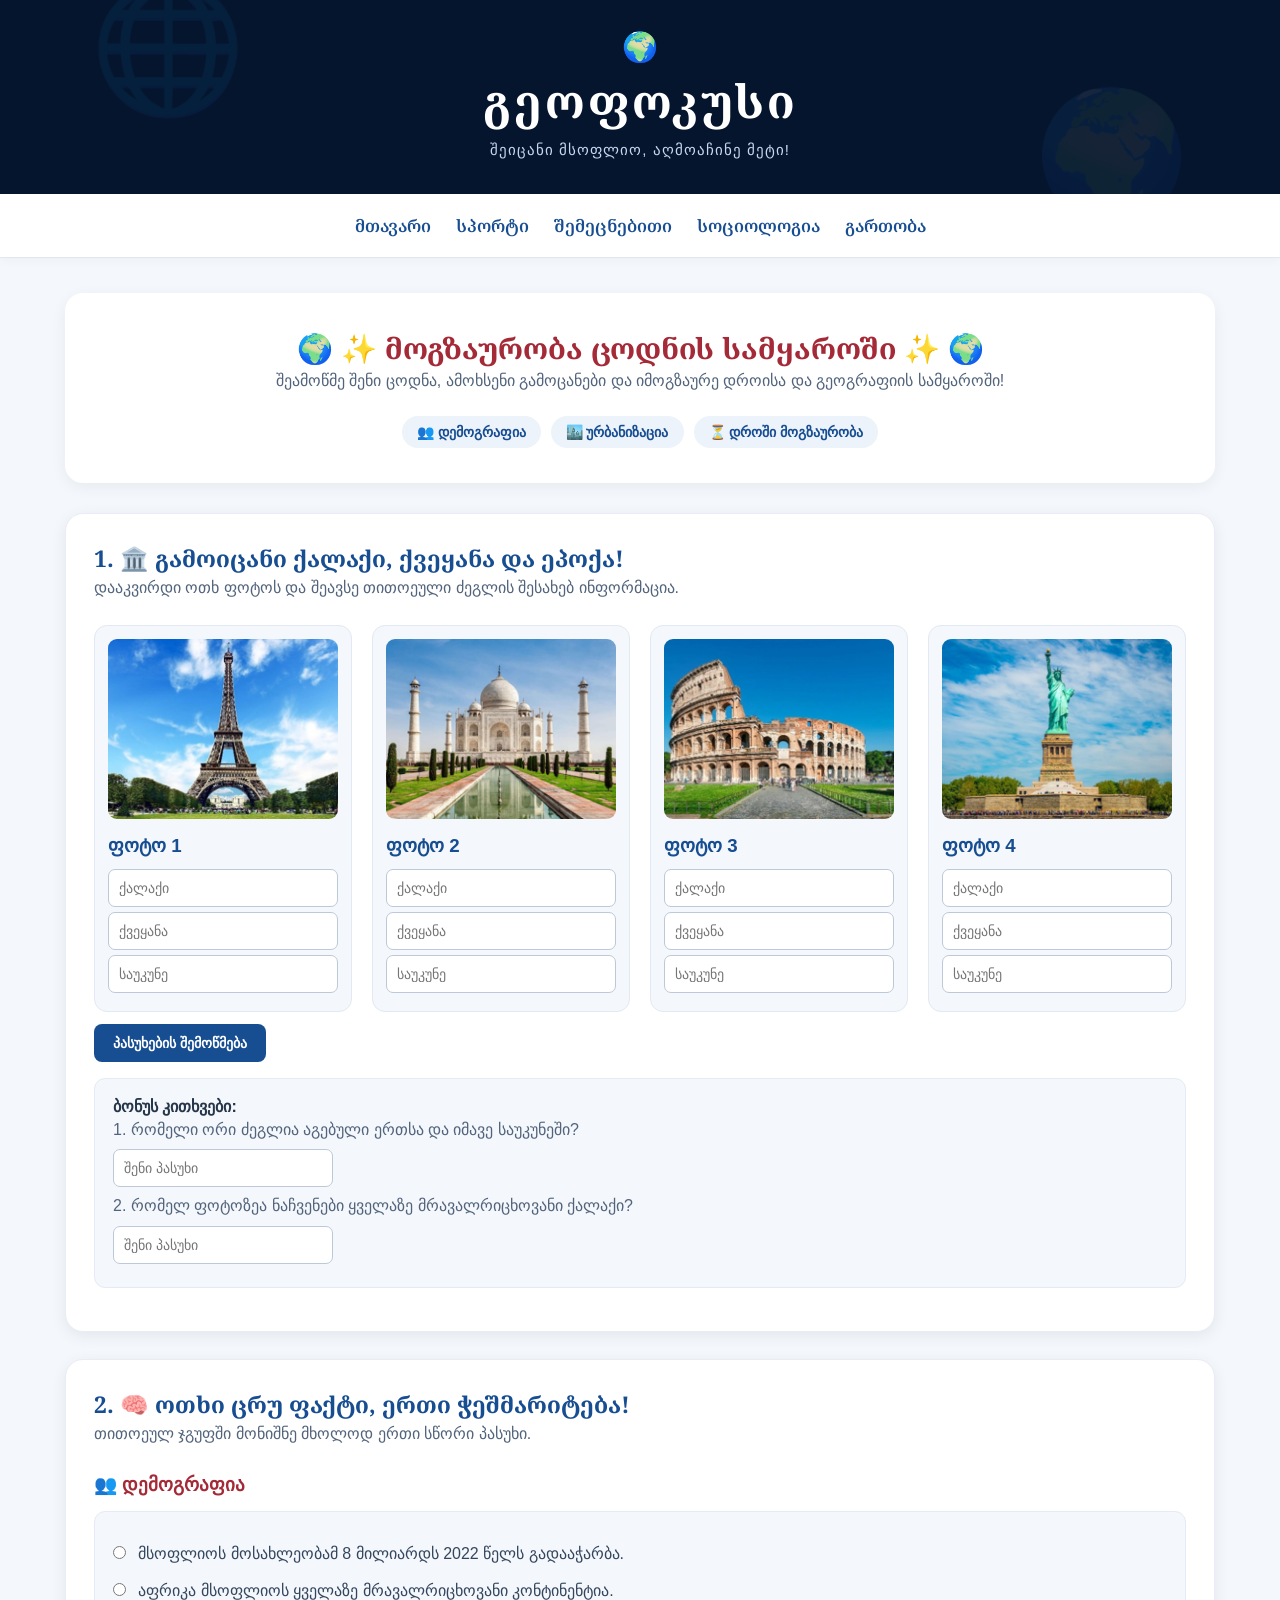
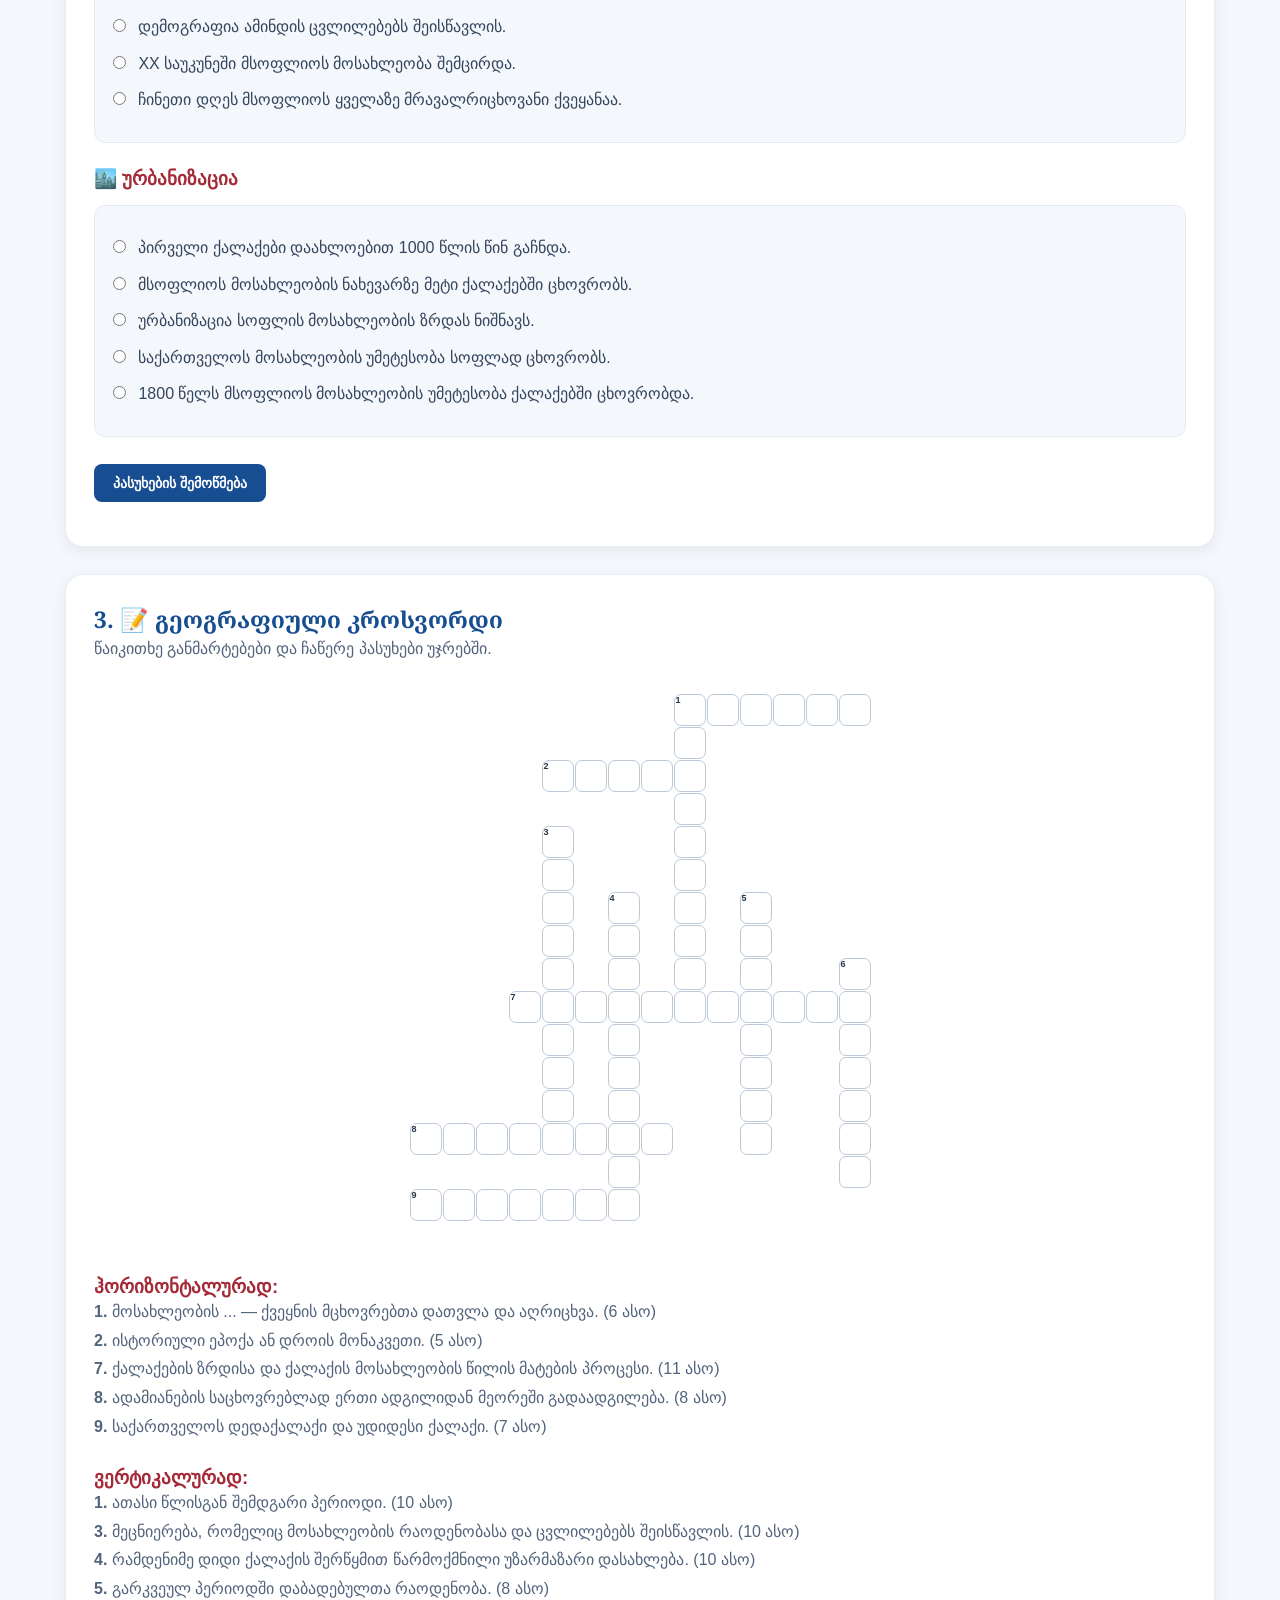
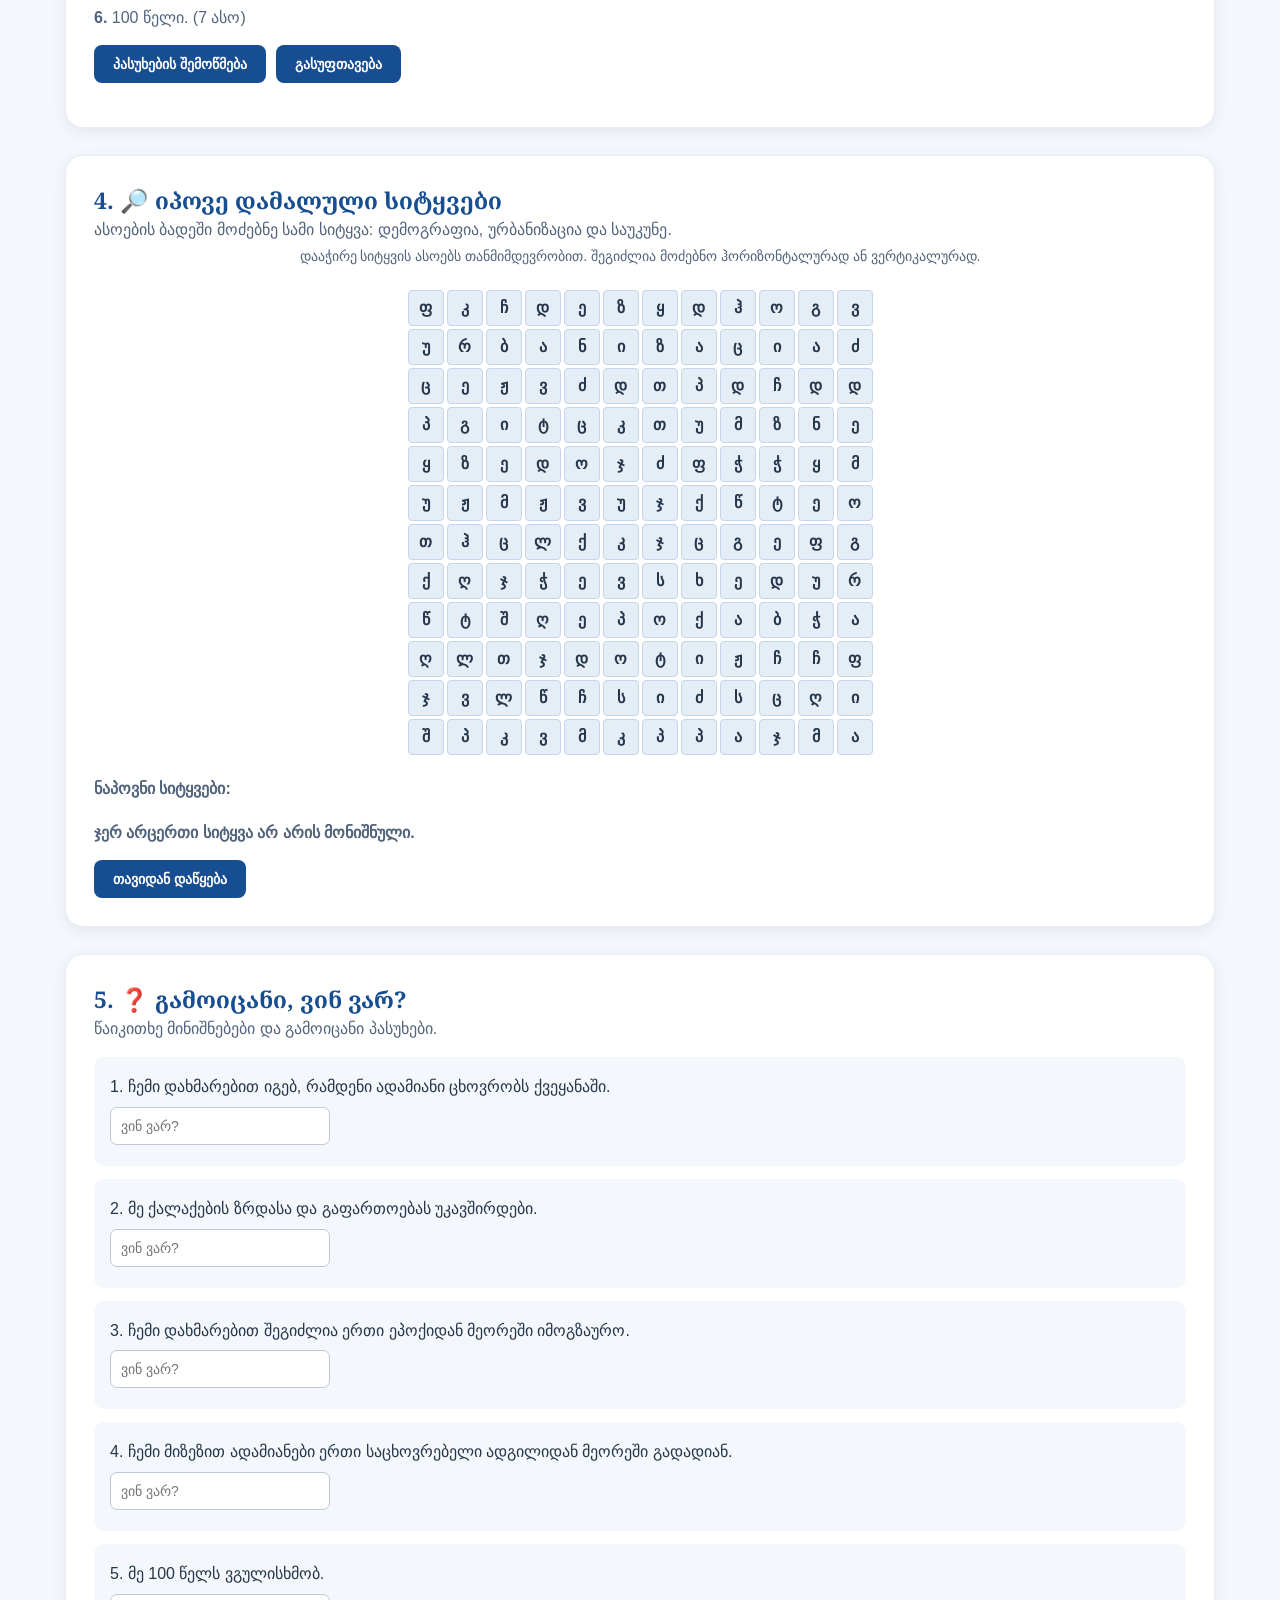
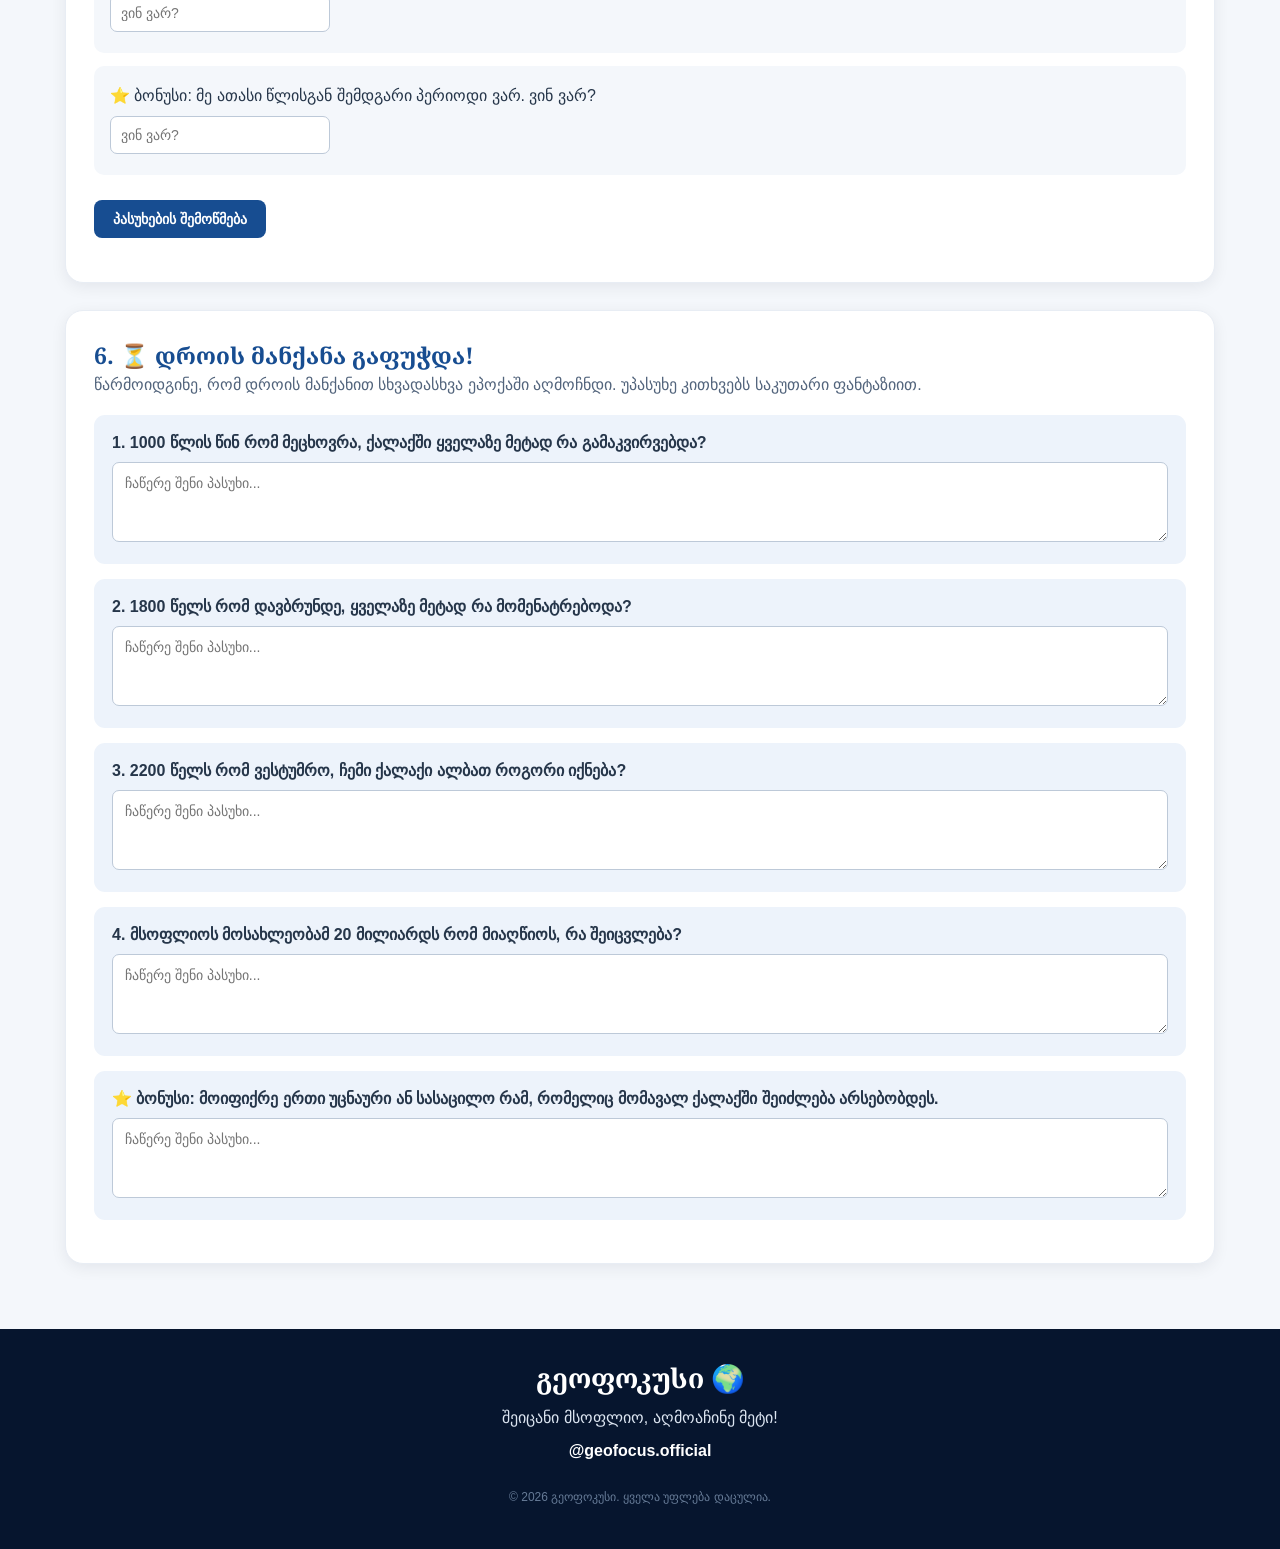
<file: entertainment.html>
<!DOCTYPE html>
<html lang="ka">
<head>
<meta charset="UTF-8">
<meta name="viewport" content="width=device-width, initial-scale=1.0">
<title>გეოფოკუსი | გართობა</title>
<link rel="stylesheet" href="style.css">

<style>
/* მთავარი გვერდის ზედა ნაწილის დიზაინი უცვლელია */

.activities {
    width: 92%;
    max-width: 1150px;
    margin: 35px auto 65px;
}

.activity-intro {
    text-align: center;
    padding: 35px 20px;
    margin-bottom: 30px;
    background: white;
    border-radius: 18px;
    box-shadow: 0 4px 16px rgba(6,21,46,0.06);
}

.activity-intro h2 {
    color: #a52a38;
    font-family: "Noto Serif Georgian", serif;
    font-size: 29px;
    margin-top: 0;
}

.activity-intro p {
    line-height: 1.8;
    color: #52647c;
}

.activity-tags {
    display: flex;
    justify-content: center;
    flex-wrap: wrap;
    gap: 10px;
    margin-top: 20px;
}

.activity-tags span {
    background: #edf3fb;
    color: #174d91;
    padding: 8px 15px;
    border-radius: 25px;
    font-size: 14px;
    font-weight: bold;
}

.activity-card {
    background: white;
    padding: 28px;
    margin-bottom: 27px;
    border-radius: 18px;
    box-shadow: 0 4px 16px rgba(6,21,46,0.07);
    border: 1px solid #e8edf4;
}

.activity-card h2 {
    color: #174d91;
    margin-top: 0;
    font-size: 23px;
    font-family: "Noto Serif Georgian", serif;
}

.activity-card h3 {
    color: #a52a38;
    margin-top: 25px;
}

.activity-card p {
    line-height: 1.8;
    color: #52647c;
}

.activity-card button {
    background: #174d91;
    color: white;
    border: none;
    border-radius: 8px;
    padding: 11px 19px;
    cursor: pointer;
    margin: 12px 6px 0 0;
    font-size: 14px;
    font-weight: bold;
    transition: 0.2s;
}

.activity-card button:hover {
    background: #a52a38;
    transform: translateY(-2px);
}

.activity-card input[type="text"] {
    padding: 10px;
    border: 1px solid #bdc9d8;
    border-radius: 7px;
    width: 100%;
    max-width: 220px;
    margin: 5px 0;
    font-size: 14px;
    outline: none;
}

.activity-card input:focus,
.machine textarea:focus {
    border-color: #174d91;
    box-shadow: 0 0 0 2px rgba(23,77,145,0.12);
}

.activity-result {
    font-weight: bold;
    color: #174d91;
    margin-top: 16px;
    line-height: 1.7;
}

/* ძეგლების ფოტოები */

.monuments {
    display: grid;
    grid-template-columns: repeat(auto-fit, minmax(220px, 1fr));
    gap: 20px;
    margin-top: 22px;
}

.monument {
    background: #f4f7fb;
    border-radius: 13px;
    padding: 13px;
    border: 1px solid #e2e9f2;
}

.monument img {
    width: 100%;
    height: 180px;
    object-fit: cover;
    border-radius: 9px;
}

.monument h3 {
    color: #174d91;
    margin: 12px 0;
}

.monument input {
    display: block;
    max-width: none !important;
    width: 100% !important;
}

/* კითხვები */

.quiz-question {
    padding: 18px;
    background: #f4f7fb;
    border-radius: 11px;
    margin: 15px 0;
    border: 1px solid #e5ebf3;
}

.quiz-question label {
    display: block;
    margin: 11px 0;
    cursor: pointer;
    line-height: 1.6;
    color: #34465e;
}

.quiz-question input {
    width: auto;
    margin-right: 8px;
}

/* კროსვორდი */

.crossword-scroll {
    width: 100%;
    overflow-x: auto;
    padding: 15px 0;
}

.crossword-grid {
    display: grid;
    grid-template-columns: repeat(14, 32px);
    grid-template-rows: repeat(16, 32px);
    gap: 1px;
    width: max-content;
    margin: 15px auto;
}

.crossword-cell {
    width: 32px;
    height: 32px;
    position: relative;
}

.crossword-cell input {
    width: 32px !important;
    height: 32px;
    max-width: none !important;
    margin: 0 !important;
    padding: 0;
    border: 1px solid #263b55;
    border-radius: 0;
    background: white;
    text-align: center;
    font-size: 17px;
    font-weight: bold;
    text-transform: uppercase;
}

.crossword-cell input:focus {
    background: #e4efff;
    outline: 2px solid #174d91;
    z-index: 2;
}

.crossword-number {
    position: absolute;
    top: 1px;
    left: 2px;
    font-size: 9px;
    font-weight: bold;
    z-index: 3;
    pointer-events: none;
}

/* დამალული სიტყვები */

.word-grid {
    display: grid;
    grid-template-columns: repeat(12, 36px);
    gap: 3px;
    width: max-content;
    max-width: 100%;
    margin: 20px auto;
}

.word-grid span {
    width: 36px;
    height: 36px;
    background: #e5edf7;
    border: 1px solid #c6d5e8;
    border-radius: 4px;
    display: flex;
    justify-content: center;
    align-items: center;
    font-weight: bold;
    cursor: pointer;
    user-select: none;
    transition: 0.15s;
}

.word-grid span.selected {
    background: #b8d3f5;
    border-color: #174d91;
}

.word-grid span.found {
    background: #a9d9b5;
    border-color: #4c9860;
    color: #174d35;
}

.word-help {
    text-align: center;
    color: #52647c;
    font-size: 14px;
}

/* გამოცანები და დროის მანქანა */

.riddle {
    background: #f4f7fb;
    padding: 16px;
    margin: 13px 0;
    border-radius: 10px;
    line-height: 1.8;
}

.machine {
    background: #edf3fb;
    padding: 18px;
    border-radius: 11px;
    margin: 15px 0;
}

.machine textarea {
    width: 100%;
    min-height: 80px;
    border: 1px solid #bdc9d8;
    border-radius: 7px;
    padding: 12px;
    font-family: inherit;
    resize: vertical;
    margin-top: 10px;
    font-size: 14px;
}

/* საბოლოო შედეგი */

.score-box {
    display: none;
    margin-top: 20px;
    padding: 20px;
    border-radius: 12px;
    background: #edf5ff;
    border: 1px solid #c9ddf5;
    color: #174d91;
    line-height: 1.8;
}

/* Footer */

footer {
    background: #06152e;
    color: white;
    text-align: center;
    padding: 30px 15px;
    margin-top: 50px;
}

footer h2 {
    font-family: "Noto Serif Georgian", serif;
}

footer p {
    color: #dce5f1;
}

footer a {
    color: white;
    text-decoration: none;
}

footer a:hover {
    color: #e7b9b9;
}

.copyright {
    font-size: 13px;
    margin-top: 20px;
    opacity: 0.7;
}

@media(max-width: 600px) {
    .activity-card {
        padding: 18px;
    }

    .activity-intro {
        padding: 25px 15px;
    }

    .activity-intro h2 {
        font-size: 23px;
    }

    .activity-card h2 {
        font-size: 20px;
    }

    .crossword-grid {
        grid-template-columns: repeat(14, 27px);
        grid-template-rows: repeat(16, 27px);
    }

    .crossword-cell,
    .crossword-cell input {
        width: 27px !important;
        height: 27px;
    }

    .crossword-cell input {
        font-size: 14px;
    }

    .word-grid {
        grid-template-columns: repeat(12, 27px);
        gap: 2px;
    }

    .word-grid span {
        width: 27px;
        height: 27px;
        font-size: 12px;
    }
}
</style>
</head>

<body>

<header class="header">
    <div class="globe-icon">🌍</div>
    <h1>გეოფოკუსი</h1>
    <p>შეიცანი მსოფლიო, აღმოაჩინე მეტი!</p>
</header>

<nav class="navigation">
    <a href="index.html">მთავარი</a>
    <a href="sport.html">სპორტი</a>
    <a href="education.html">შემეცნებითი</a>
   <a href="sociology.html">სოციოლოგია</a>
    <a href="entertainment.html">გართობა</a>
</nav>

<main class="activities">

    <div class="activity-intro">
        <h2>🌍 ✨ მოგზაურობა ცოდნის სამყაროში ✨ 🌍</h2>
        <p>შეამოწმე შენი ცოდნა, ამოხსენი გამოცანები და იმოგზაურე დროისა და გეოგრაფიის სამყაროში!</p>

        <div class="activity-tags">
            <span>👥 დემოგრაფია</span>
            <span>🏙️ ურბანიზაცია</span>
            <span>⏳ დროში მოგზაურობა</span>
        </div>
    </div>

    <!-- 1. ქალაქების გამოცნობა -->

    <section class="activity-card">
        <h2>1. 🏛️ გამოიცანი ქალაქი, ქვეყანა და ეპოქა!</h2>
        <p>დააკვირდი ოთხ ფოტოს და შეავსე თითოეული ძეგლის შესახებ ინფორმაცია.</p>

        <div class="monuments">

            <div class="monument">
                <img src="images/landmark1.jpg" alt="ეიფელის კოშკი">
                <h3>ფოტო 1</h3>
                <input type="text" id="city1" placeholder="ქალაქი">
                <input type="text" id="country1" placeholder="ქვეყანა">
                <input type="text" id="century1" placeholder="საუკუნე">
            </div>

            <div class="monument">
                <img src="images/landmark2.jpg" alt="თაჯ-მაჰალი">
                <h3>ფოტო 2</h3>
                <input type="text" id="city2" placeholder="ქალაქი">
                <input type="text" id="country2" placeholder="ქვეყანა">
                <input type="text" id="century2" placeholder="საუკუნე">
            </div>

            <div class="monument">
                <img src="images/landmark3.jpg" alt="კოლიზეუმი">
                <h3>ფოტო 3</h3>
                <input type="text" id="city3" placeholder="ქალაქი">
                <input type="text" id="country3" placeholder="ქვეყანა">
                <input type="text" id="century3" placeholder="საუკუნე">
            </div>

            <div class="monument">
                <img src="images/landmark4.jpg" alt="თავისუფლების ქანდაკება">
                <h3>ფოტო 4</h3>
                <input type="text" id="city4" placeholder="ქალაქი">
                <input type="text" id="country4" placeholder="ქვეყანა">
                <input type="text" id="century4" placeholder="საუკუნე">
            </div>

        </div>

        <button onclick="checkMonuments()">პასუხების შემოწმება</button>
        <p class="activity-result" id="monumentResult"></p>

        <div class="quiz-question">
            <b>ბონუს კითხვები:</b>
            <p>1. რომელი ორი ძეგლია აგებული ერთსა და იმავე საუკუნეში?</p>
            <input type="text" id="bonus1" placeholder="შენი პასუხი">

            <p>2. რომელ ფოტოზეა ნაჩვენები ყველაზე მრავალრიცხოვანი ქალაქი?</p>
            <input type="text" id="bonus2" placeholder="შენი პასუხი">
        </div>
    </section>

    <!-- 2. ფაქტები -->

    <section class="activity-card">
        <h2>2. 🧠 ოთხი ცრუ ფაქტი, ერთი ჭეშმარიტება!</h2>
        <p>თითოეულ ჯგუფში მონიშნე მხოლოდ ერთი სწორი პასუხი.</p>

        <h3>👥 დემოგრაფია</h3>
        <div class="quiz-question">
            <label><input type="radio" name="demo" value="1"> მსოფლიოს მოსახლეობამ 8 მილიარდს 2022 წელს გადააჭარბა.</label>
            <label><input type="radio" name="demo" value="2"> აფრიკა მსოფლიოს ყველაზე მრავალრიცხოვანი კონტინენტია.</label>
            <label><input type="radio" name="demo" value="3"> დემოგრაფია ამინდის ცვლილებებს შეისწავლის.</label>
            <label><input type="radio" name="demo" value="4"> XX საუკუნეში მსოფლიოს მოსახლეობა შემცირდა.</label>
            <label><input type="radio" name="demo" value="5"> ჩინეთი დღეს მსოფლიოს ყველაზე მრავალრიცხოვანი ქვეყანაა.</label>
        </div>

        <h3>🏙️ ურბანიზაცია</h3>
        <div class="quiz-question">
            <label><input type="radio" name="urban" value="1"> პირველი ქალაქები დაახლოებით 1000 წლის წინ გაჩნდა.</label>
            <label><input type="radio" name="urban" value="2"> მსოფლიოს მოსახლეობის ნახევარზე მეტი ქალაქებში ცხოვრობს.</label>
            <label><input type="radio" name="urban" value="3"> ურბანიზაცია სოფლის მოსახლეობის ზრდას ნიშნავს.</label>
            <label><input type="radio" name="urban" value="4"> საქართველოს მოსახლეობის უმეტესობა სოფლად ცხოვრობს.</label>
            <label><input type="radio" name="urban" value="5"> 1800 წელს მსოფლიოს მოსახლეობის უმეტესობა ქალაქებში ცხოვრობდა.</label>
        </div>

        <button onclick="checkFacts()">პასუხების შემოწმება</button>
        <p class="activity-result" id="factsResult"></p>
    </section>

    <!-- 3. კროსვორდი -->

    <section class="activity-card">
        <h2>3. 📝 გეოგრაფიული კროსვორდი</h2>
        <p>წაიკითხე განმარტებები და ჩაწერე პასუხები უჯრებში.</p>

        <div class="crossword-scroll">
            <div class="crossword-grid" id="crosswordGrid"></div>
        </div>

        <h3>ჰორიზონტალურად:</h3>
        <p><b>1.</b> მოსახლეობის ... — ქვეყნის მცხოვრებთა დათვლა და აღრიცხვა. (6 ასო)</p>
        <p><b>2.</b> ისტორიული ეპოქა ან დროის მონაკვეთი. (5 ასო)</p>
        <p><b>7.</b> ქალაქების ზრდისა და ქალაქის მოსახლეობის წილის მატების პროცესი. (11 ასო)</p>
        <p><b>8.</b> ადამიანების საცხოვრებლად ერთი ადგილიდან მეორეში გადაადგილება. (8 ასო)</p>
        <p><b>9.</b> საქართველოს დედაქალაქი და უდიდესი ქალაქი. (7 ასო)</p>

        <h3>ვერტიკალურად:</h3>
        <p><b>1.</b> ათასი წლისგან შემდგარი პერიოდი. (10 ასო)</p>
        <p><b>3.</b> მეცნიერება, რომელიც მოსახლეობის რაოდენობასა და ცვლილებებს შეისწავლის. (10 ასო)</p>
        <p><b>4.</b> რამდენიმე დიდი ქალაქის შერწყმით წარმოქმნილი უზარმაზარი დასახლება. (10 ასო)</p>
        <p><b>5.</b> გარკვეულ პერიოდში დაბადებულთა რაოდენობა. (8 ასო)</p>
        <p><b>6.</b> 100 წელი. (7 ასო)</p>

        <button onclick="checkCrossword()">პასუხების შემოწმება</button>
        <button onclick="clearCrossword()">გასუფთავება</button>
        <p class="activity-result" id="crossResult"></p>
    </section>

    <!-- 4. დამალული სიტყვები -->

    <section class="activity-card">
        <h2>4. 🔎 იპოვე დამალული სიტყვები</h2>
        <p>ასოების ბადეში მოძებნე სამი სიტყვა: დემოგრაფია, ურბანიზაცია და საუკუნე.</p>
        <p class="word-help">დააჭირე სიტყვის ასოებს თანმიმდევრობით. შეგიძლია მოძებნო ჰორიზონტალურად ან ვერტიკალურად.</p>

        <div class="word-grid" id="wordGrid"></div>

        <p><b>ნაპოვნი სიტყვები:</b></p>
        <p class="activity-result" id="foundWords">ჯერ არცერთი სიტყვა არ არის მონიშნული.</p>
        <button onclick="resetWordGrid()">თავიდან დაწყება</button>
    </section>

    <!-- 5. გამოცანები -->

    <section class="activity-card">
        <h2>5. ❓ გამოიცანი, ვინ ვარ?</h2>
        <p>წაიკითხე მინიშნებები და გამოიცანი პასუხები.</p>

        <div class="riddle">
            1. ჩემი დახმარებით იგებ, რამდენი ადამიანი ცხოვრობს ქვეყანაში.
            <br><input id="riddle1" type="text" placeholder="ვინ ვარ?">
        </div>

        <div class="riddle">
            2. მე ქალაქების ზრდასა და გაფართოებას უკავშირდები.
            <br><input id="riddle2" type="text" placeholder="ვინ ვარ?">
        </div>

        <div class="riddle">
            3. ჩემი დახმარებით შეგიძლია ერთი ეპოქიდან მეორეში იმოგზაურო.
            <br><input id="riddle3" type="text" placeholder="ვინ ვარ?">
        </div>

        <div class="riddle">
            4. ჩემი მიზეზით ადამიანები ერთი საცხოვრებელი ადგილიდან მეორეში გადადიან.
            <br><input id="riddle4" type="text" placeholder="ვინ ვარ?">
        </div>

        <div class="riddle">
            5. მე 100 წელს ვგულისხმობ.
            <br><input id="riddle5" type="text" placeholder="ვინ ვარ?">
        </div>

        <div class="riddle">
            ⭐ ბონუსი: მე ათასი წლისგან შემდგარი პერიოდი ვარ. ვინ ვარ?
            <br><input id="riddle6" type="text" placeholder="ვინ ვარ?">
        </div>

        <button onclick="checkRiddles()">პასუხების შემოწმება</button>
        <p class="activity-result" id="riddleResult"></p>
    </section>

    <!-- 6. დროის მანქანა -->

    <section class="activity-card">
        <h2>6. ⏳ დროის მანქანა გაფუჭდა!</h2>
        <p>წარმოიდგინე, რომ დროის მანქანით სხვადასხვა ეპოქაში აღმოჩნდი. უპასუხე კითხვებს საკუთარი ფანტაზიით.</p>

        <div class="machine">
            <b>1. 1000 წლის წინ რომ მეცხოვრა, ქალაქში ყველაზე მეტად რა გამაკვირვებდა?</b>
            <textarea placeholder="ჩაწერე შენი პასუხი..."></textarea>
        </div>

        <div class="machine">
            <b>2. 1800 წელს რომ დავბრუნდე, ყველაზე მეტად რა მომენატრებოდა?</b>
            <textarea placeholder="ჩაწერე შენი პასუხი..."></textarea>
        </div>

        <div class="machine">
            <b>3. 2200 წელს რომ ვესტუმრო, ჩემი ქალაქი ალბათ როგორი იქნება?</b>
            <textarea placeholder="ჩაწერე შენი პასუხი..."></textarea>
        </div>

        <div class="machine">
            <b>4. მსოფლიოს მოსახლეობამ 20 მილიარდს რომ მიაღწიოს, რა შეიცვლება?</b>
            <textarea placeholder="ჩაწერე შენი პასუხი..."></textarea>
        </div>

        <div class="machine">
            <b>⭐ ბონუსი: მოიფიქრე ერთი უცნაური ან სასაცილო რამ, რომელიც მომავალ ქალაქში შეიძლება არსებობდეს.</b>
            <textarea placeholder="ჩაწერე შენი პასუხი..."></textarea>
        </div>
    </section>

</main>

<footer>
    <h2>გეოფოკუსი 🌍</h2>
    <p>შეიცანი მსოფლიო, აღმოაჩინე მეტი!</p>
    <a href="https://www.instagram.com/geofocus.official/" target="_blank">@geofocus.official</a>
    <p class="copyright">© 2026 გეოფოკუსი. ყველა უფლება დაცულია.</p>
</footer>

<script>

function normalize(value) {
    return value.trim().toLowerCase()
        .replaceAll(" ", "")
        .replaceAll("-", "")
        .replaceAll("–", "");
}

// 1. ძეგლების პასუხები

function checkMonuments() {
    const answers = [
        {city:["პარიზი"], country:["საფრანგეთი"], century:["მე-19","19","19-ე","მეცხრამეტე"]},
        {city:["აგრა"], country:["ინდოეთი"], century:["მე-17","17","17-ე","მეჩვიდმეტე"]},
        {city:["რომი"], country:["იტალია"], century:["პირველი","1","I"]},
        {city:["ნიუიორკი","ნიუ იორკი"], country:["აშშ","ამერიკა","ამერიკისშეერთებულიშტატები"], century:["მე-19","19","19-ე","მეცხრამეტე"]}
    ];

    let score = 0;

    answers.forEach((answer, index) => {
        const n = index + 1;

        if (answer.city.some(item => normalize(item) === normalize(document.getElementById("city" + n).value))) score++;
        if (answer.country.some(item => normalize(item) === normalize(document.getElementById("country" + n).value))) score++;

        const century = normalize(document.getElementById("century" + n).value);
        if (answer.century.some(item => normalize(item) === century)) score++;
    });

    document.getElementById("monumentResult").textContent =
        "შენი შედეგია: " + score + " / 12 სწორი პასუხი.";
}

// 2. ფაქტების შემოწმება

function checkFacts() {
    const demo = document.querySelector('input[name="demo"]:checked');
    const urban = document.querySelector('input[name="urban"]:checked');

    if (!demo || !urban) {
        document.getElementById("factsResult").textContent =
            "გთხოვ, ორივე ჯგუფში მონიშნე პასუხი.";
        return;
    }

    let score = 0;
    if (demo.value === "1") score++;
    if (urban.value === "2") score++;

    document.getElementById("factsResult").textContent =
        "შენი შედეგია: " + score + " / 2 სწორი პასუხი.";
}

// 3. კროსვორდი

const crosswordEntries = [
    {number:"1", direction:"A", row:0, col:8, word:"აღწერა"},
    {number:"1", direction:"D", row:0, col:8, word:"ათასწლეული"},
    {number:"2", direction:"A", row:2, col:4, word:"ეპოქა"},
    {number:"3", direction:"D", row:4, col:4, word:"დემოგრაფია"},
    {number:"4", direction:"D", row:6, col:6, word:"მეგაპოლისი"},
    {number:"5", direction:"D", row:6, col:10, word:"შობადობა"},
    {number:"6", direction:"D", row:8, col:13, word:"საუკუნე"},
    {number:"7", direction:"A", row:9, col:3, word:"ურბანიზაცია"},
    {number:"8", direction:"A", row:13, col:0, word:"მიგრაცია"},
    {number:"9", direction:"A", row:15, col:0, word:"თბილისი"}
];

const crosswordGrid = document.getElementById("crosswordGrid");
const crosswordCells = {};

crosswordEntries.forEach(entry => {
    [...entry.word].forEach((letter, index) => {
        const row = entry.row + (entry.direction === "D" ? index : 0);
        const col = entry.col + (entry.direction === "A" ? index : 0);
        const key = `${row}-${col}`;

        if (!crosswordCells[key]) {
            crosswordCells[key] = {letter, numbers:[]};
        }

        if (index === 0) {
            crosswordCells[key].numbers.push(entry.number);
        }
    });
});

for (let row = 0; row < 16; row++) {
    for (let col = 0; col < 14; col++) {
        const key = `${row}-${col}`;
        const cell = document.createElement("div");
        cell.className = "crossword-cell";

        if (crosswordCells[key]) {
            const input = document.createElement("input");
            input.type = "text";
            input.maxLength = 1;
            input.dataset.key = key;
            input.autocomplete = "off";

            input.addEventListener("input", () => {
                input.value = [...input.value].slice(-1)[0] || "";
                input.value = input.value.toLowerCase();

                const inputs = [...crosswordGrid.querySelectorAll("input")];
                const index = inputs.indexOf(input);

                if (input.value && inputs[index + 1]) {
                    inputs[index + 1].focus();
                }
            });

            input.addEventListener("keydown", event => {
                if (event.key === "Backspace" && !input.value) {
                    const inputs = [...crosswordGrid.querySelectorAll("input")];
                    const index = inputs.indexOf(input);
                    if (inputs[index - 1]) inputs[index - 1].focus();
                }
            });

            cell.appendChild(input);

            if (crosswordCells[key].numbers.length) {
                const number = document.createElement("span");
                number.className = "crossword-number";
                number.textContent = crosswordCells[key].numbers[0];
                cell.appendChild(number);
            }
        }

        crosswordGrid.appendChild(cell);
    }
}

function checkCrossword() {
    let score = 0;

    crosswordEntries.forEach(entry => {
        let answer = "";

        [...entry.word].forEach((letter, index) => {
            const row = entry.row + (entry.direction === "D" ? index : 0);
            const col = entry.col + (entry.direction === "A" ? index : 0);

            const input = crosswordGrid.querySelector(
                `[data-key="${row}-${col}"]`
            );

            answer += input ? input.value : "";
        });

        if (normalize(answer) === normalize(entry.word)) {
            score++;
        }
    });

    document.getElementById("crossResult").textContent =
        "სწორია " + score + " პასუხი 10-დან.";
}

function clearCrossword() {
    crosswordGrid.querySelectorAll("input").forEach(input => {
        input.value = "";
    });

    document.getElementById("crossResult").textContent = "";
}

// 4. დამალული სიტყვები

const letters = [
    "ფ კ ჩ დ ე ზ ყ დ ჰ ო გ ვ",
    "უ რ ბ ა ნ ი ზ ა ც ი ა ძ",
    "ც ე ჟ ვ ძ დ თ პ დ ჩ დ დ",
    "პ გ ი ტ ც კ თ უ მ ზ ნ ე",
    "ყ ზ ე დ ო ჯ ძ ფ ჭ ჭ ყ მ",
    "უ ჟ მ ჟ ვ უ ჯ ქ წ ტ ე ო",
    "თ ჰ ც ლ ქ კ ჯ ც გ ე ფ გ",
    "ქ ღ ჯ ჭ ე ვ ს ხ ე დ უ რ",
    "წ ტ შ ღ ე პ ო ქ ა ბ ჭ ა",
    "ღ ლ თ ჯ დ ო ტ ი ჟ ჩ ჩ ფ",
    "ჯ ვ ლ წ ჩ ს ი ძ ს ც ღ ი",
    "შ პ კ ვ მ კ პ პ ა ჯ მ ა"
].map(row => row.split(" "));

const hiddenWords = ["ურბანიზაცია", "დემოგრაფია", "საუკუნე"];
const wordGrid = document.getElementById("wordGrid");
let selectedCells = [];
const foundWords = new Set();

letters.forEach((row, rowIndex) => {
    row.forEach((letter, colIndex) => {
        const cell = document.createElement("span");
        cell.textContent = letter;
        cell.dataset.row = rowIndex;
        cell.dataset.col = colIndex;
        cell.addEventListener("click", () => selectLetter(cell));
        wordGrid.appendChild(cell);
    });
});

function selectLetter(cell) {
    if (cell.classList.contains("found")) return;

    if (selectedCells.includes(cell)) {
        clearSelection();
        return;
    }

    if (selectedCells.length > 0) {
        const previous = selectedCells[selectedCells.length - 1];
        const rowDiff = Math.abs(Number(cell.dataset.row) - Number(previous.dataset.row));
        const colDiff = Math.abs(Number(cell.dataset.col) - Number(previous.dataset.col));

        if (rowDiff > 1 || colDiff > 1 || (rowDiff === 0 && colDiff === 0)) {
            clearSelection();
        }
    }

    cell.classList.add("selected");
    selectedCells.push(cell);

    const word = selectedCells.map(item => item.textContent).join("");
    const reverseWord = [...word].reverse().join("");

    const match = hiddenWords.find(item => item === word || item === reverseWord);

    if (match) {
        foundWords.add(match);

        selectedCells.forEach(item => {
            item.classList.remove("selected");
            item.classList.add("found");
        });

        selectedCells = [];
        updateFoundWords();
        return;
    }

    const possible = hiddenWords.some(item =>
        item.startsWith(word) || item.endsWith(word)
    );

    if (!possible) clearSelection();
}

function clearSelection() {
    selectedCells.forEach(item => item.classList.remove("selected"));
    selectedCells = [];
}

function updateFoundWords() {
    const output = document.getElementById("foundWords");

    if (foundWords.size === 0) {
        output.textContent = "ჯერ არცერთი სიტყვა არ არის მონიშნული.";
        return;
    }

    output.textContent = [...foundWords].join(" • ");

    if (foundWords.size === hiddenWords.length) {
        output.textContent += " — გილოცავ! ყველა სიტყვა იპოვე! 🎉";
    }
}

function resetWordGrid() {
    foundWords.clear();

    wordGrid.querySelectorAll("span").forEach(cell => {
        cell.classList.remove("selected", "found");
    });

    selectedCells = [];
    updateFoundWords();
}

// 5. გამოცანები

function checkRiddles() {
    const answers = {
        riddle1: ["მოსახლეობისაღწერა", "აღწერა"],
        riddle2: ["ურბანიზაცია"],
        riddle3: ["დროისმანქანა"],
        riddle4: ["მიგრაცია"],
        riddle5: ["საუკუნე"],
        riddle6: ["ათასწლეული"]
    };

    let score = 0;

    for (const id in answers) {
        const value = normalize(document.getElementById(id).value);

        if (answers[id].some(answer => normalize(answer) === value)) {
            score++;
        }
    }

    document.getElementById("riddleResult").textContent =
        "სწორია " + score + " პასუხი 6-დან.";
}

</script>

</body>
</html>
</file>
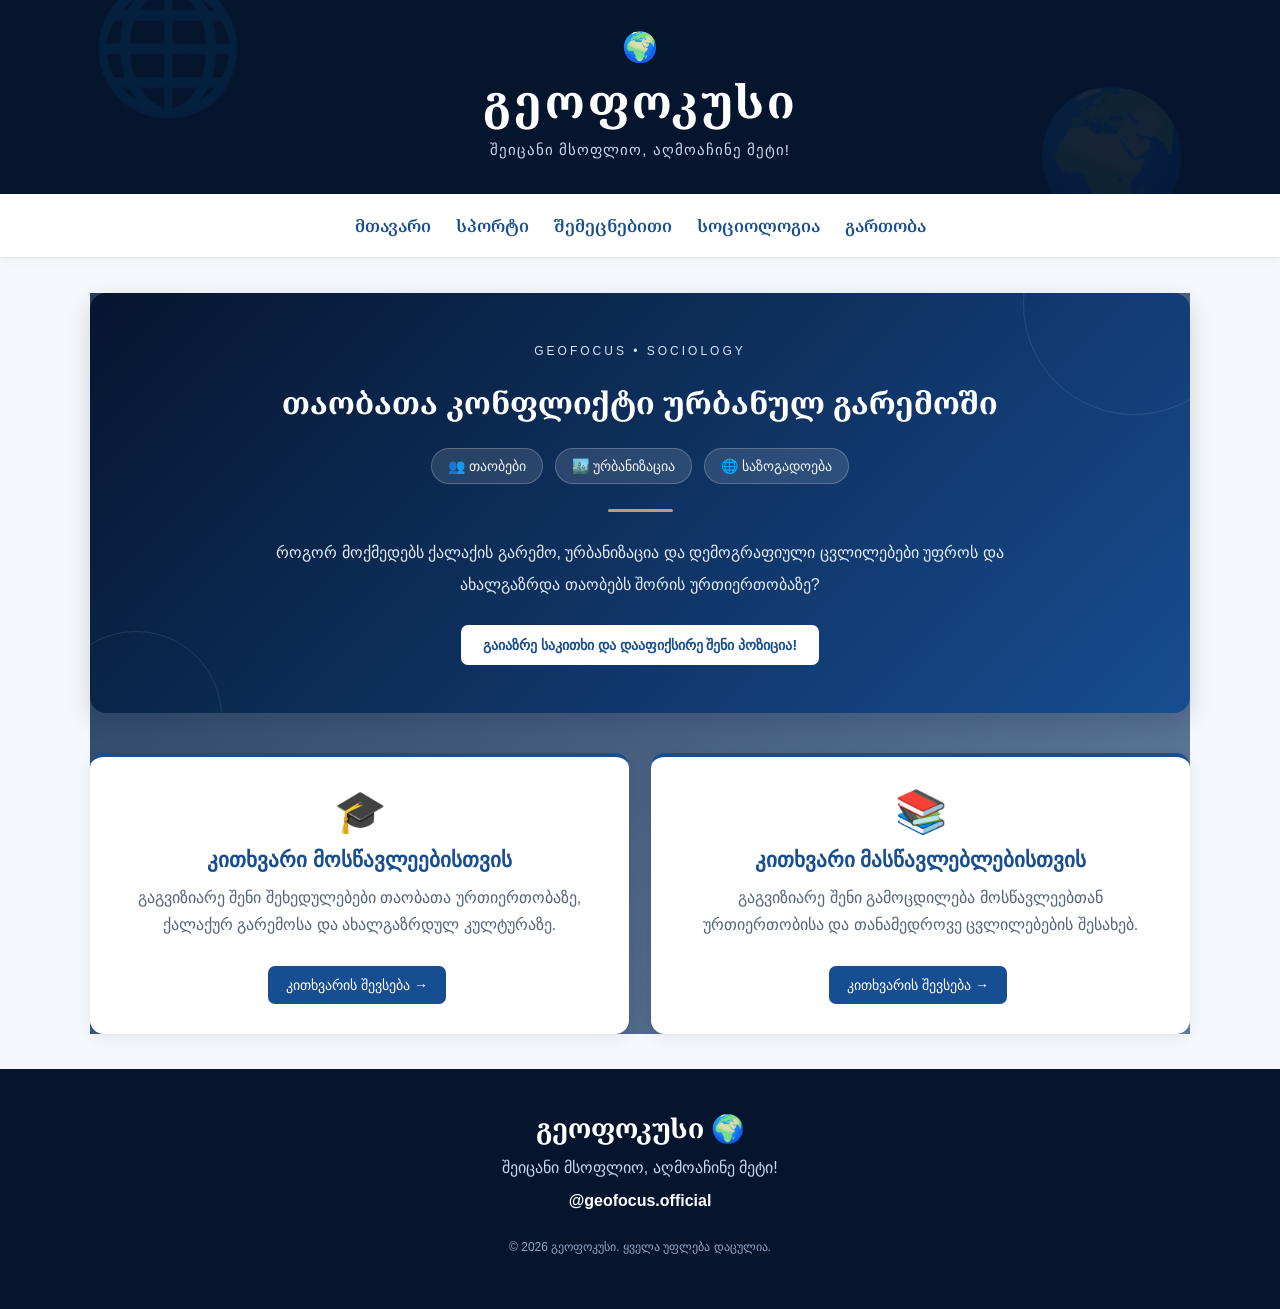
<file: sociology.html>
<!DOCTYPE html>
<html lang="ka">
<head>
<meta charset="UTF-8">
<meta name="viewport" content="width=device-width, initial-scale=1.0">
<title>გეოფოკუსი | სოციოლოგია</title>
<link rel="stylesheet" href="style.css">

<style>
/* მხოლოდ სოციოლოგიური გვერდის დამატებითი სტილები */

.sociology {
    width: 92%;
    max-width: 1100px;
    margin: 35px auto;
}

/* შესავლის ახალი დიზაინი */

.sociology-intro {
    background: linear-gradient(135deg, #06152E, #174d91);
    border-radius: 16px;
    padding: 48px 30px;
    text-align: center;
    color: white;
    margin: 35px 0 40px;
    box-shadow: 0 8px 24px rgba(6,21,46,0.15);
    position: relative;
    overflow: hidden;
}

.sociology-intro::before {
    content: "";
    position: absolute;
    width: 220px;
    height: 220px;
    border: 1px solid rgba(255,255,255,0.10);
    border-radius: 50%;
    top: -100px;
    right: -55px;
}

.sociology-intro::after {
    content: "";
    position: absolute;
    width: 170px;
    height: 170px;
    border: 1px solid rgba(255,255,255,0.10);
    border-radius: 50%;
    bottom: -90px;
    left: -40px;
}

.intro-label {
    display: inline-block;
    color: #d5e5fa;
    font-size: 12px;
    letter-spacing: 3px;
    margin-bottom: 20px;
    position: relative;
    z-index: 1;
}

.sociology-intro h2 {
    color: white;
    font-family: 'Noto Serif Georgian', serif;
    font-size: 31px;
    line-height: 1.6;
    margin: 0 auto 20px;
    max-width: 850px;
    position: relative;
    z-index: 1;
}

.intro-topics {
    display: flex;
    justify-content: center;
    align-items: center;
    flex-wrap: wrap;
    gap: 12px;
    margin: 20px 0 25px;
    position: relative;
    z-index: 1;
}

.intro-topics span {
    background: rgba(255,255,255,0.12);
    border: 1px solid rgba(255,255,255,0.22);
    color: #f1f6ff;
    padding: 9px 16px;
    border-radius: 30px;
    font-size: 14px;
}

.intro-divider {
    width: 65px;
    height: 3px;
    background: #d58b91;
    border-radius: 5px;
    margin: 25px auto;
    position: relative;
    z-index: 1;
}

.intro-description {
    max-width: 780px;
    margin: 0 auto;
    color: #e2ebf8;
    font-size: 16px;
    line-height: 2;
    position: relative;
    z-index: 1;
}

.intro-call {
    display: inline-block;
    margin-top: 24px;
    background: white;
    color: #174d91;
    padding: 12px 22px;
    border-radius: 7px;
    font-weight: bold;
    font-size: 14px;
    position: relative;
    z-index: 1;
}

/* კითხვარის არჩევა */

.survey-choices {
    display: grid;
    grid-template-columns: repeat(2, 1fr);
    gap: 22px;
    margin: 30px 0;
}

.survey-choice {
    background: white;
    padding: 30px 25px;
    border-radius: 14px;
    text-align: center;
    box-shadow: 0 4px 15px rgba(0,0,0,0.07);
    border-top: 4px solid #174d91;
    transition: 0.3s;
}

.survey-choice:hover {
    transform: translateY(-5px);
    box-shadow: 0 8px 22px rgba(0,0,0,0.10);
}

.choice-icon {
    font-size: 42px;
    margin-bottom: 12px;
}

.survey-choice h3 {
    color: #174d91;
    margin-bottom: 12px;
    font-size: 21px;
}

.survey-choice p {
    color: #52647c;
    line-height: 1.7;
    margin-bottom: 18px;
}

.survey-choice button,
.survey button {
    background: #174d91;
    color: white;
    border: none;
    border-radius: 7px;
    padding: 11px 18px;
    cursor: pointer;
    margin: 10px 5px 0 0;
    font-size: 14px;
    font-family: inherit;
}

.survey-choice button:hover,
.survey button:hover {
    background: #a52a38;
}

.hidden {
    display: none !important;
}

/* კითხვარის ფორმა */

.survey {
    background: white;
    padding: 25px;
    margin: 28px 0;
    border-radius: 14px;
    box-shadow: 0 4px 15px rgba(0,0,0,0.07);
}

.survey h2 {
    color: #174d91;
    margin-bottom: 20px;
}

.survey-top {
    display: flex;
    justify-content: space-between;
    align-items: center;
    flex-wrap: wrap;
    gap: 12px;
    margin-bottom: 20px;
}

.survey-top strong {
    color: #174d91;
}

.progress {
    height: 9px;
    background: #e3eaf3;
    border-radius: 20px;
    overflow: hidden;
    margin: 15px 0 8px;
}

.progress-bar {
    height: 100%;
    width: 0;
    background: #174d91;
    transition: 0.3s;
}

.progress-text {
    color: #52647c;
    font-size: 13px;
    margin-bottom: 20px;
}

.question-card {
    background: #f4f7fb;
    padding: 18px;
    border-radius: 9px;
    margin: 15px 0;
}

.question-card h3 {
    color: #174d91;
    font-size: 17px;
    line-height: 1.7;
    margin-bottom: 13px;
}

.question-card label {
    display: flex;
    align-items: flex-start;
    gap: 10px;
    margin: 11px 0;
    cursor: pointer;
    line-height: 1.6;
}

.question-card input {
    margin-top: 5px;
    accent-color: #174d91;
    flex-shrink: 0;
}

.profile-card {
    background: #f4f7fb;
    padding: 20px;
    border-radius: 9px;
    margin: 20px 0;
}

.profile-card h3 {
    color: #174d91;
    margin-bottom: 15px;
}

.profile-card label {
    display: block;
    margin: 14px 0 7px;
    font-weight: bold;
}

.profile-card select {
    width: 100%;
    padding: 11px;
    border: 1px solid #bdc9d8;
    border-radius: 6px;
    font-family: inherit;
    font-size: 14px;
    background: white;
}

.survey-actions {
    text-align: center;
    margin-top: 25px;
}

.back-button {
    background: #e5edf7 !important;
    color: #174d91 !important;
}

.back-button:hover {
    background: #d4e2f3 !important;
}

.thankyou {
    background: white;
    padding: 45px 25px;
    text-align: center;
    border-radius: 14px;
    box-shadow: 0 4px 15px rgba(0,0,0,0.07);
    margin: 30px 0;
}

.thankyou .emoji {
    font-size: 50px;
    margin-bottom: 15px;
}

.thankyou h2 {
    color: #174d91;
    margin-bottom: 15px;
}

.thankyou p {
    color: #52647c;
    line-height: 1.8;
    margin-bottom: 20px;
}

.thankyou button {
    background: #174d91;
    color: white;
    border: none;
    border-radius: 7px;
    padding: 11px 18px;
    cursor: pointer;
    font-family: inherit;
}

.thankyou button:hover {
    background: #a52a38;
}

@media(max-width: 650px) {
    .sociology {
        width: 94%;
    }

    .sociology-intro {
        padding: 35px 18px;
    }

    .sociology-intro h2 {
        font-size: 23px;
    }

    .intro-description {
        font-size: 14px;
    }

    .intro-topics {
        gap: 8px;
    }

    .intro-topics span {
        font-size: 12px;
        padding: 8px 11px;
    }

    .survey-choices {
        grid-template-columns: 1fr;
    }

    .survey {
        padding: 17px;
    }

    .question-card {
        padding: 14px;
    }
}
</style>
</head>

<body>

<!-- HEADER -->

<header class="header">
    <div class="globe-icon">🌍</div>
    <h1>გეოფოკუსი</h1>
    <p>შეიცანი მსოფლიო, აღმოაჩინე მეტი!</p>
</header>

<!-- NAVIGATION -->

<nav class="navigation">
    <a href="index.html">მთავარი</a>
    <a href="sport.html">სპორტი</a>
    <a href="education.html">შემეცნებითი</a>
   <a href="sociology.html">სოციოლოგია</a>
    <a href="entertainment.html">გართობა</a>
</nav>

<main class="sociology">

    <!-- შესავალი -->

    <section class="sociology-intro">

        <div class="intro-label">GEOFOCUS • SOCIOLOGY</div>

        <h2>თაობათა კონფლიქტი ურბანულ გარემოში</h2>

        <div class="intro-topics">
            <span>👥 თაობები</span>
            <span>🏙️ ურბანიზაცია</span>
            <span>🌐 საზოგადოება</span>
        </div>

        <div class="intro-divider"></div>

        <p class="intro-description">
            როგორ მოქმედებს ქალაქის გარემო, ურბანიზაცია და დემოგრაფიული
            ცვლილებები უფროს და ახალგაზრდა თაობებს შორის ურთიერთობაზე?
        </p>

        <div class="intro-call">
            გაიაზრე საკითხი და დააფიქსირე შენი პოზიცია!
        </div>

    </section>

    <!-- კითხვარის არჩევა -->

    <section id="selection">

        <div class="survey-choices">

            <div class="survey-choice">
                <div class="choice-icon">🎓</div>
                <h3>კითხვარი მოსწავლეებისთვის</h3>
                <p>
                    გაგვიზიარე შენი შეხედულებები თაობათა ურთიერთობაზე,
                    ქალაქურ გარემოსა და ახალგაზრდულ კულტურაზე.
                </p>
                <button onclick="startSurvey('student')">
                    კითხვარის შევსება →
                </button>
            </div>

            <div class="survey-choice">
                <div class="choice-icon">📚</div>
                <h3>კითხვარი მასწავლებლებისთვის</h3>
                <p>
                    გაგვიზიარე შენი გამოცდილება მოსწავლეებთან
                    ურთიერთობისა და თანამედროვე ცვლილებების შესახებ.
                </p>
                <button onclick="startSurvey('teacher')">
                    კითხვარის შევსება →
                </button>
            </div>

        </div>
    </section>

    <!-- კითხვარი -->

    <section id="survey" class="survey hidden">

        <div class="survey-top">
            <button class="back-button" onclick="goHome()">← უკან</button>
            <strong id="surveyType"></strong>
        </div>

        <div class="progress">
            <div class="progress-bar" id="progressBar"></div>
        </div>

        <p class="progress-text" id="progressText"></p>

        <div id="profileArea"></div>
        <div id="questions"></div>

        <div class="survey-actions">
            <button onclick="submitSurvey()">
                კითხვარის დასრულება
            </button>
        </div>

    </section>

    <!-- დასრულება -->

    <section id="thankyou" class="hidden">
        <div class="thankyou">
            <div class="emoji">🌍</div>
            <h2>გმადლობთ მონაწილეობისთვის!</h2>
            <p>
                თქვენი აზრი მნიშვნელოვანია ჩვენი კვლევისთვის.
                მადლობა, რომ დრო დაუთმეთ კითხვარის შევსებას!
            </p>
            <button onclick="goHome()">
                მთავარ გვერდზე დაბრუნება
            </button>
        </div>
    </section>

</main>

<footer>
    <h2>გეოფოკუსი 🌍</h2>
    <p>შეიცანი მსოფლიო, აღმოაჩინე მეტი!</p>
    <a href="https://www.instagram.com/geofocus.official/" target="_blank">
        @geofocus.official
    </a>
    <p class="copyright">© 2026 გეოფოკუსი. ყველა უფლება დაცულია.</p>
</footer>

<script>

const studentQuestions = [

["შენი აზრით, სად უფრო მეტია „თაობათა კონფლიქტი“ - დიდ ქალაქებში თუ პატარა დასახლებებში?",[
"დიდ ქალაქებში, სადაც ცხოვრების რიტმი სწრაფია და ახალგაზრდებს მეტი შესაძლებლობა აქვთ ახალი ინტერესებისა და ცხოვრების წესის გასაცნობად.",
"პატარა დასახლებებში/სოფლებში, სადაც ტრადიციები უფრო მკაცრია და განსხვავებულობა უფრო შესამჩნევია.",
"ყველგან დაახლოებით ერთნაირადაა."
]],

["შენი აზრით, სად უფრო ადვილია განსხვავებული სტილისა და ინტერესების მქონე ახალგაზრდებისთვის (სუბკულტურებისთვის) თავის დამკვიდრება?",[
"დიდ ქალაქში (მეგაპოლისში, სადაც ბევრი ხალხია).",
"პატარა ქალაქში ან სოფელში.",
"მნიშვნელობა არ აქვს, ყველგან ერთნაირია."
]],

["შენი აზრით, ქალაქის არქიტექტურა (მაღალი კორპუსები, ბეტონი, დახურული ეზოები) მოქმედებს იმაზე, თუ როგორ იქცევიან ახალგაზრდები?",[
"კი, რადგან ხალხი იზოლირებულია და ახალგაზრდები ქუჩებში/სკვერებში ცდილობენ თავის გამოხატვას.",
"არა, არანაირი კავშირი არ აქვს.",
"პირიქით, აერთიანებს კიდეც ხალხს."
]],

["როგორ ფიქრობ, ქალაქის რომელი სივრცე უწყობს ყველაზე მეტად ხელს ახალგაზრდული სუბკულტურებისა და პროტესტის გაჩენას?",[
"ღია სკვერები, პარკები და ქუჩები.",
"მიწისქვეშა გადასასვლელები და ეზოები.",
"სოციალური ქსელები და ვირტუალური სივრცე."
]],

["როდესაც ოჯახი აკრიტიკებს შენს მუსიკას, ჩაცმულობას ან საუბრის სტილს, შენი აზრით, ამის მიზეზი რა არის?",[
"თაობებს შორის განსხვავება.",
"გემოვნება ყოველთვის არ იწვევს კონფლიქტს — ეს ურთიერთგაგებაზეა დამოკიდებული.",
"ცუდი განწყობა."
]],

["ეთანხმები თუ არა მოსაზრებას, რომ შენს თაობას რადიკალურად განსხვავებული „ენა“ (სლენგი, მემები, ღირებულებები) აქვს?",[
"სრულად ვეთანხმები.",
"ნაწილობრივ ვეთანხმები.",
"არ ვეთანხმები."
]],

["შენი აზრით, ქალაქში კულტურული მრავალფეროვნება აძლიერებს თუ არა ღირებულებებს შორის განსხვავებას?",[
"დიახ, რადგან ადამიანები განსხვავებულ გარემოში იზრდებიან.",
"არა, მრავალფეროვნება ურთიერთგაგებას უწყობს ხელს.",
"ეს პიროვნებაზეა დამოკიდებული."
]],

["რატომ შეიძლება გაუჭირდეთ რეგიონებიდან დედაქალაქში გადასულ ახალგაზრდებს ქალაქში მცხოვრებ უფროს თაობასთან საერთო ენის გამონახვა?",[
"ქალაქური და რეგიონული ცხოვრების წესის განსხვავების გამო.",
"ახალგაზრდები უფრო სწრაფად ითვისებენ სიახლეებს, უფროსები კი ტრადიციებს ინარჩუნებენ.",
"ასეთი პრობლემა არ არსებობს."
]],

["როგორ მოქმედებს ახალგაზრდების ქალაქებში მიგრაცია ოჯახურ ტრადიციებსა და უფროს თაობაზე?",[
"ახალგაზრდები ახალ ცხოვრების წესს ითვისებენ, რაც კონფლიქტს იწვევს.",
"ახალგაზრდები ეგუებიან ახალ გარემოს, მაგრამ ტრადიციებს ინარჩუნებენ.",
"გავლენას არ ახდენს."
]],

["როგორ ცვლის ურბანიზაცია თავისუფლებისა და დამოუკიდებლობის შესახებ შეხედულებებს?",[
"ახალგაზრდები მეტ დამოუკიდებლობას ითხოვენ, უფროს თაობას კი ამის მიღება უჭირს.",
"ორივე თაობა თანაბრად ეგუება ცვლილებებს.",
"მნიშვნელოვან გავლენას არ ახდენს."
]],

["როგორ მოქმედებს მოსახლეობის დაბერება და ახალგაზრდების რაოდენობის შემცირება თაობათა ურთიერთობაზე?",[
"კონფლიქტს ზრდის.",
"თანამშრომლობასა და ურთიერთდახმარებას აძლიერებს.",
"გავლენას არ ახდენს."
]],

["როგორ ფიქრობ, შეიცვლება თუ არა თაობათა კონფლიქტი 10–20 წელიწადში ურბანიზაციის, დემოგრაფიული ცვლილებებისა და ციფრული ქალაქების განვითარების გამო?",[
"გაღრმავდება.",
"შემცირდება.",
"დაახლოებით უცვლელი დარჩება."
]]

];

const teacherQuestions = [

["თქვენი აზრით, სად გვხვდება მასწავლებელსა და მოსწავლეს შორის თაობათა კონფლიქტი უფრო ხშირად?",[
"დიდი ქალაქის სკოლებში.",
"პატარა ქალაქებსა და სოფლებში.",
"ყველგან დაახლოებით ერთნაირად."
]],

["სად უმარტივდებათ განსხვავებული სტილისა და ინტერესების მქონე მოსწავლეებს საკუთარი თავის დამკვიდრება?",[
"დიდ ქალაქში.",
"პატარა ქალაქსა და სოფელში.",
"ყველგან თანაბრად."
]],

["როგორ შეიცვალა თქვენს სკოლაში მოსწავლეთა რაოდენობა ბოლო 5–10 წლის განმავლობაში?",[
"გაიზარდა, მათ შორის მიგრაციის შედეგად.",
"შემცირდა, მიგრაციისა და შობადობის კლების გამო.",
"თითქმის უცვლელია."
]],

["როგორ ეგუებიან სხვა ქალაქიდან ან სოფლიდან ჩამოსული მოსწავლეები ახალ გარემოს?",[
"ადვილად ეგუებიან.",
"უჭირთ განსხვავებული ცხოვრების წესისა და ტრადიციების გამო.",
"ასეთი მოსწავლეები იშვიათად არიან."
]],

["როგორ მოქმედებს ქალაქური გარემო მოსწავლეთა ქცევაზე?",[
"მნიშვნელოვნად, მათ შორის იზოლაციის გამო.",
"ნაკლებად — ოჯახსა და თანატოლებს უფრო დიდი გავლენა აქვთ.",
"გავლენა თითქმის არ აქვს."
]],

["რომელი სივრცე უწყობს ხელს მოსწავლეთა სუბკულტურებისა და პროტესტის ჩამოყალიბებას?",[
"ქუჩები, სკვერები და ეზოები.",
"სკოლა და თანატოლთა ჯგუფები.",
"სოციალური ქსელები და ვირტუალური სივრცე."
]],

["რატომ აკრიტიკებენ მასწავლებლები მოსწავლეთა მუსიკას, ჩაცმულობას ან სლენგს?",[
"თაობებს შორის განსხვავების გამო.",
"ახალგაზრდული სუბკულტურების არასაკმარისი გაგების გამო.",
"სკოლის წესებისა და დისციპლინის გამო."
]],

["გიჭირთ თუ არა მოსწავლეების ენის, სლენგის, მემებისა და ღირებულებების გაგება?",[
"ძალიან მიჭირს.",
"ზოგჯერ მიჭირს.",
"თითქმის არასდროს."
]],

["ადარებთ თუ არა დღევანდელ ქალაქს, სკოლასა და ცხოვრებას საკუთარ ბავშვობას?",[
"ხშირად ვადარებ და ეს მოსწავლეების უკეთ გაგებაში მეხმარება.",
"ხშირად ვადარებ, თუმცა მოსწავლეები ნაკლებად ინტერესდებიან ჩემი გამოცდილებით.",
"თითქმის არასდროს."
]],

["დროის უკან დაბრუნების შესაძლებლობა რომ გქონდეთ, რას გააკეთებდით მოსწავლეების უკეთ გასაგებად?",[
"შევიდოდი დღევანდელი მოსწავლეების ყოველდღიურ ცხოვრებაში.",
"ვაჩვენებდი მათ ჩემს სკოლის წლებს.",
"არაფერი შეიცვლება — მთავარი დიალოგია."
]],

["როგორ იმოქმედებს მოსახლეობის დაბერება და მოსწავლეთა რაოდენობის შემცირება სკოლებზე 20–30 წლის შემდეგ?",[
"პატარა სკოლები დაიხურება ან გაერთიანდება, განსაკუთრებით სოფლად.",
"გაძლიერდება ინდივიდუალური მიდგომა.",
"მნიშვნელოვანი გავლენა არ ექნება."
]],

["როგორ ფიქრობთ, როგორი იქნება მასწავლებელსა და მოსწავლეს შორის ურთიერთობა 20–30 წლის შემდეგ?",[
"თაობებს შორის განსხვავება კიდევ უფრო გაღრმავდება.",
"ურთიერთობა უფრო თანამშრომლობითი გახდება.",
"მნიშვნელოვნად არ შეიცვლება."
]]

];

let currentType = "";
let currentQuestions = [];

function startSurvey(type) {

    currentType = type;

    currentQuestions = type === "student"
        ? studentQuestions
        : teacherQuestions;

    document.getElementById("selection").classList.add("hidden");
    document.getElementById("survey").classList.remove("hidden");
    document.getElementById("thankyou").classList.add("hidden");

    document.getElementById("surveyType").textContent =
        type === "student"
        ? "🎓 მოსწავლეების კითხვარი"
        : "📚 მასწავლებლების კითხვარი";

    document.getElementById("profileArea").innerHTML = "";

    if (type === "teacher") {
        document.getElementById("profileArea").innerHTML = `
            <div class="profile-card">
                <h3>დამატებითი ინფორმაცია</h3>

                <label>ასაკი</label>
                <select id="age">
                    <option value="">აირჩიეთ</option>
                    <option>30 წლამდე</option>
                    <option>30–45 წელი</option>
                    <option>46–60 წელი</option>
                    <option>60 წელზე მეტი</option>
                </select>

                <label>პედაგოგიური გამოცდილება</label>
                <select id="experience">
                    <option value="">აირჩიეთ</option>
                    <option>5 წელზე ნაკლები</option>
                    <option>5–15 წელი</option>
                    <option>15 წელზე მეტი</option>
                </select>

                <label>სკოლის მდებარეობა</label>
                <select id="location">
                    <option value="">აირჩიეთ</option>
                    <option>დიდი ქალაქი</option>
                    <option>პატარა ქალაქი</option>
                    <option>სოფელი</option>
                </select>
            </div>
        `;
    }

    renderQuestions();
    window.scrollTo({top: 0, behavior: "smooth"});
}

function renderQuestions() {

    const container = document.getElementById("questions");
    container.innerHTML = "";

    currentQuestions.forEach((question, index) => {

        let html = `
            <div class="question-card">
                <h3>${index + 1}. ${question[0]}</h3>
        `;

        question[1].forEach((option, optionIndex) => {
            html += `
                <label>
                    <input
                        type="radio"
                        name="question${index}"
                        value="${optionIndex}"
                        onchange="updateProgress()"
                    >
                    <span>${option}</span>
                </label>
            `;
        });

        html += `</div>`;
        container.innerHTML += html;
    });

    updateProgress();
}

function updateProgress() {

    let answered = 0;

    currentQuestions.forEach((question, index) => {
        if (document.querySelector(
            `input[name="question${index}"]:checked`
        )) {
            answered++;
        }
    });

    const percentage = answered / currentQuestions.length * 100;

    document.getElementById("progressBar").style.width =
        percentage + "%";

    document.getElementById("progressText").textContent =
        `შევსებულია ${answered} / ${currentQuestions.length} კითხვა`;
}

function submitSurvey() {

    for (let i = 0; i < currentQuestions.length; i++) {

        const selected = document.querySelector(
            `input[name="question${i}"]:checked`
        );

        if (!selected) {
            alert(`გთხოვ, უპასუხე ${i + 1}-ე კითხვას.`);

            document.querySelectorAll(".question-card")[i].scrollIntoView({
                behavior: "smooth",
                block: "center"
            });

            return;
        }
    }

    if (currentType === "teacher") {

        const age = document.getElementById("age").value;
        const experience = document.getElementById("experience").value;
        const location = document.getElementById("location").value;

        if (!age || !experience || !location) {
            alert("გთხოვ, შეავსე დამატებითი ინფორმაცია.");

            document.getElementById("profileArea").scrollIntoView({
                behavior: "smooth",
                block: "center"
            });

            return;
        }
    }

    document.getElementById("survey").classList.add("hidden");
    document.getElementById("thankyou").classList.remove("hidden");

    window.scrollTo({top: 0, behavior: "smooth"});
}

function goHome() {

    document.getElementById("selection").classList.remove("hidden");
    document.getElementById("survey").classList.add("hidden");
    document.getElementById("thankyou").classList.add("hidden");

    document.getElementById("questions").innerHTML = "";
    document.getElementById("profileArea").innerHTML = "";
    document.getElementById("progressBar").style.width = "0%";

    window.scrollTo({top: 0, behavior: "smooth"});
}

</script>

</body>
</html>
</file>
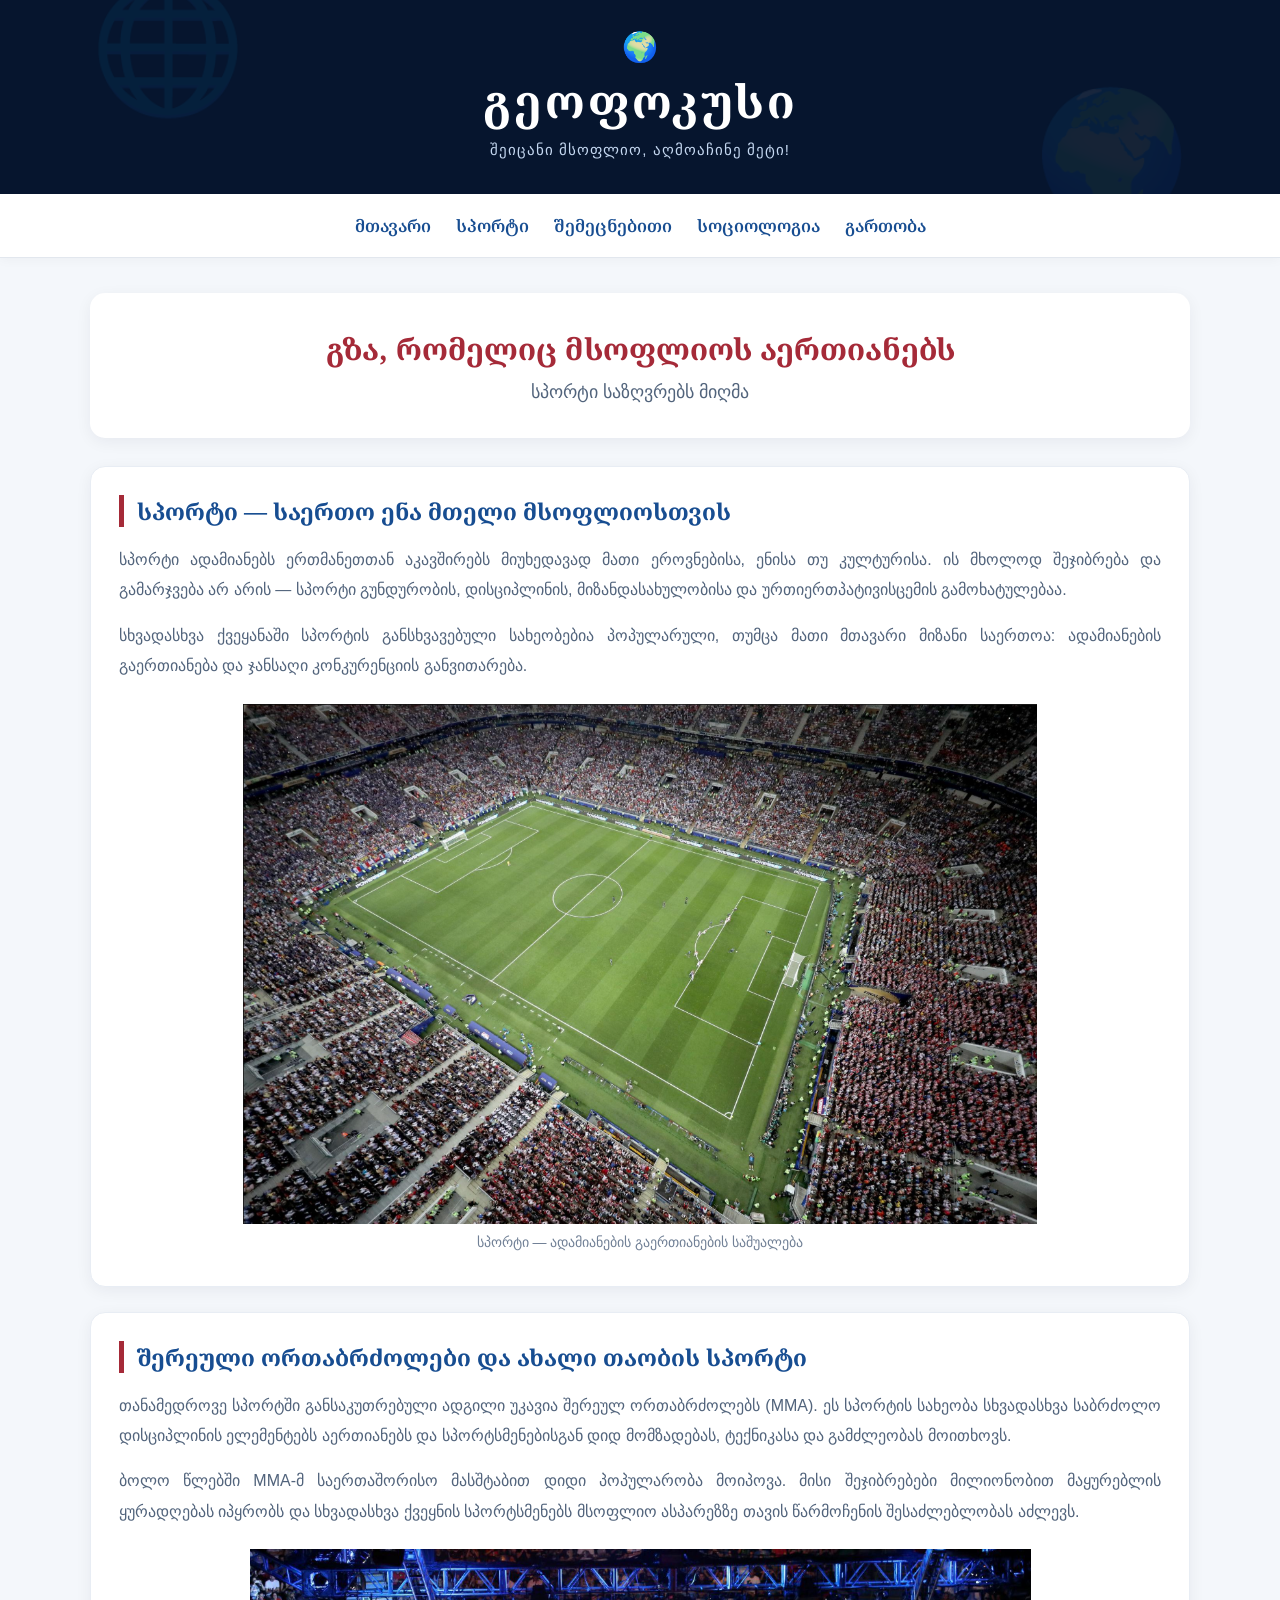
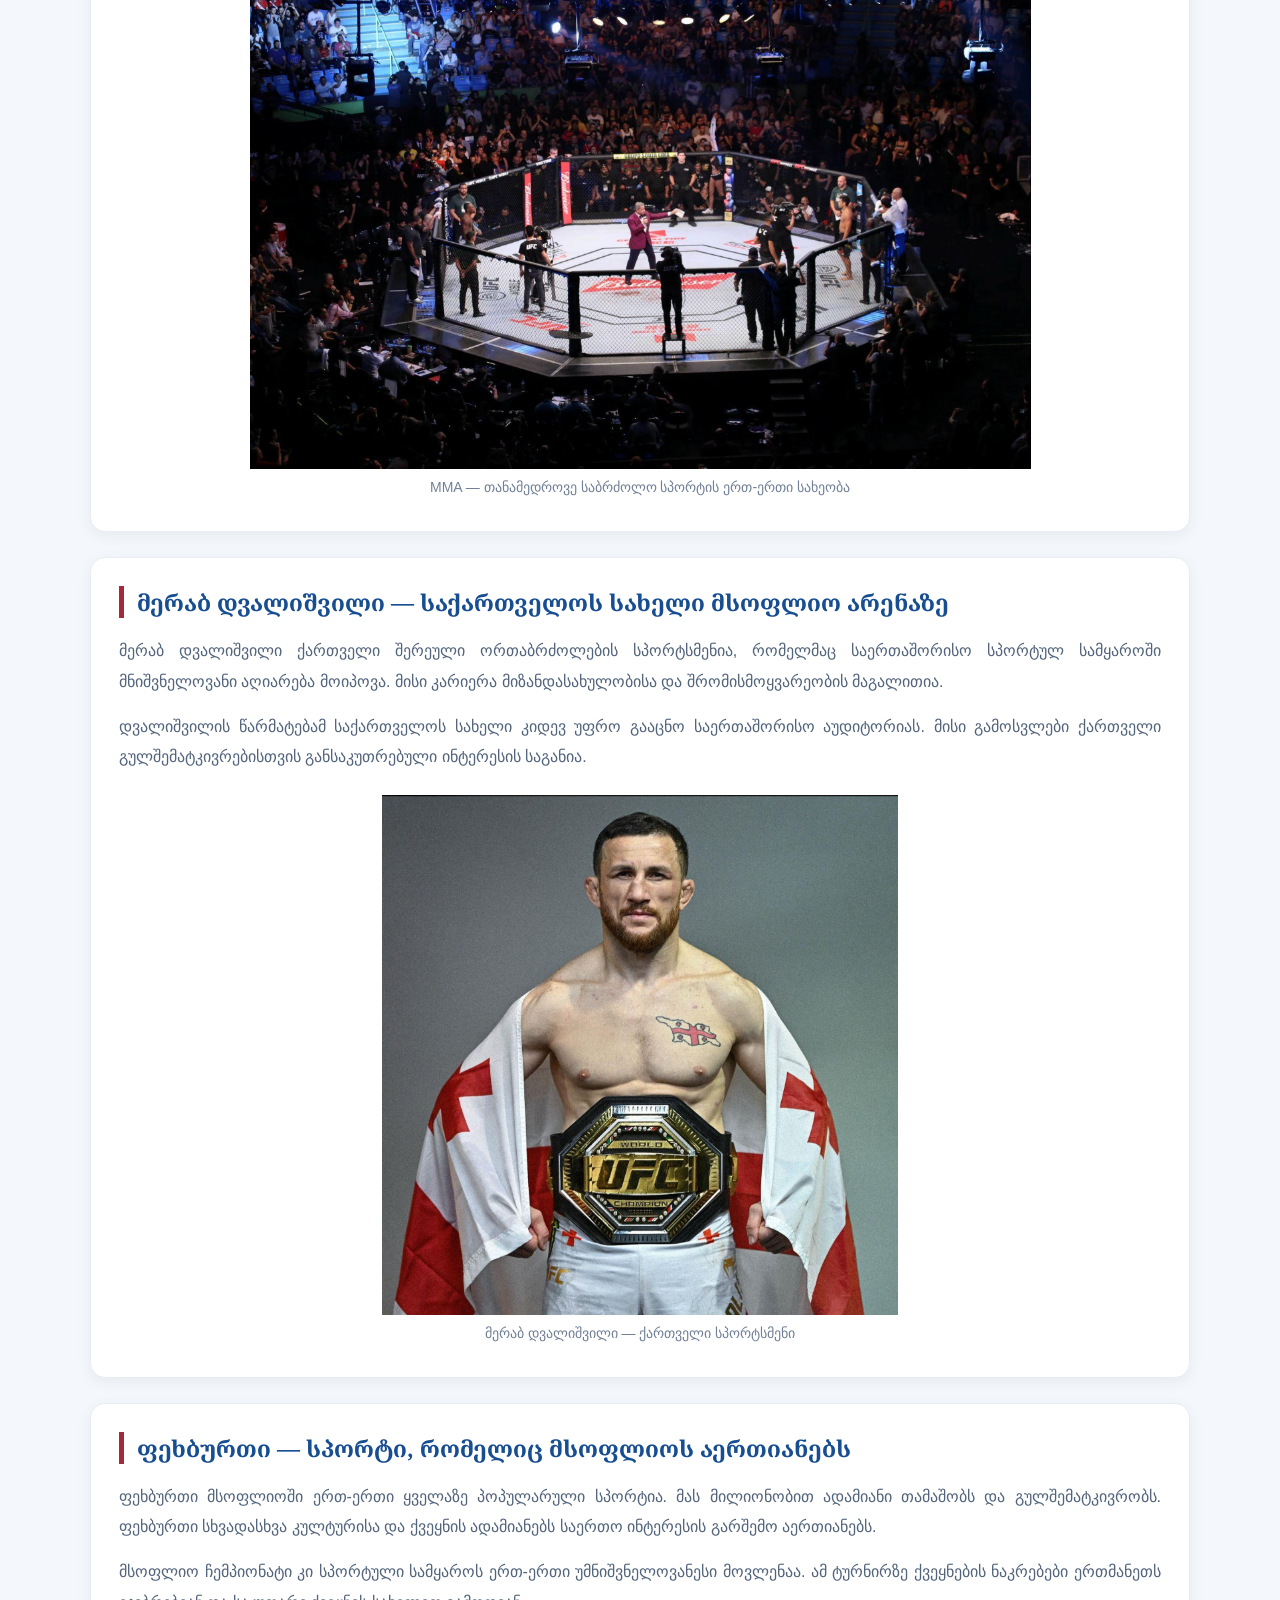
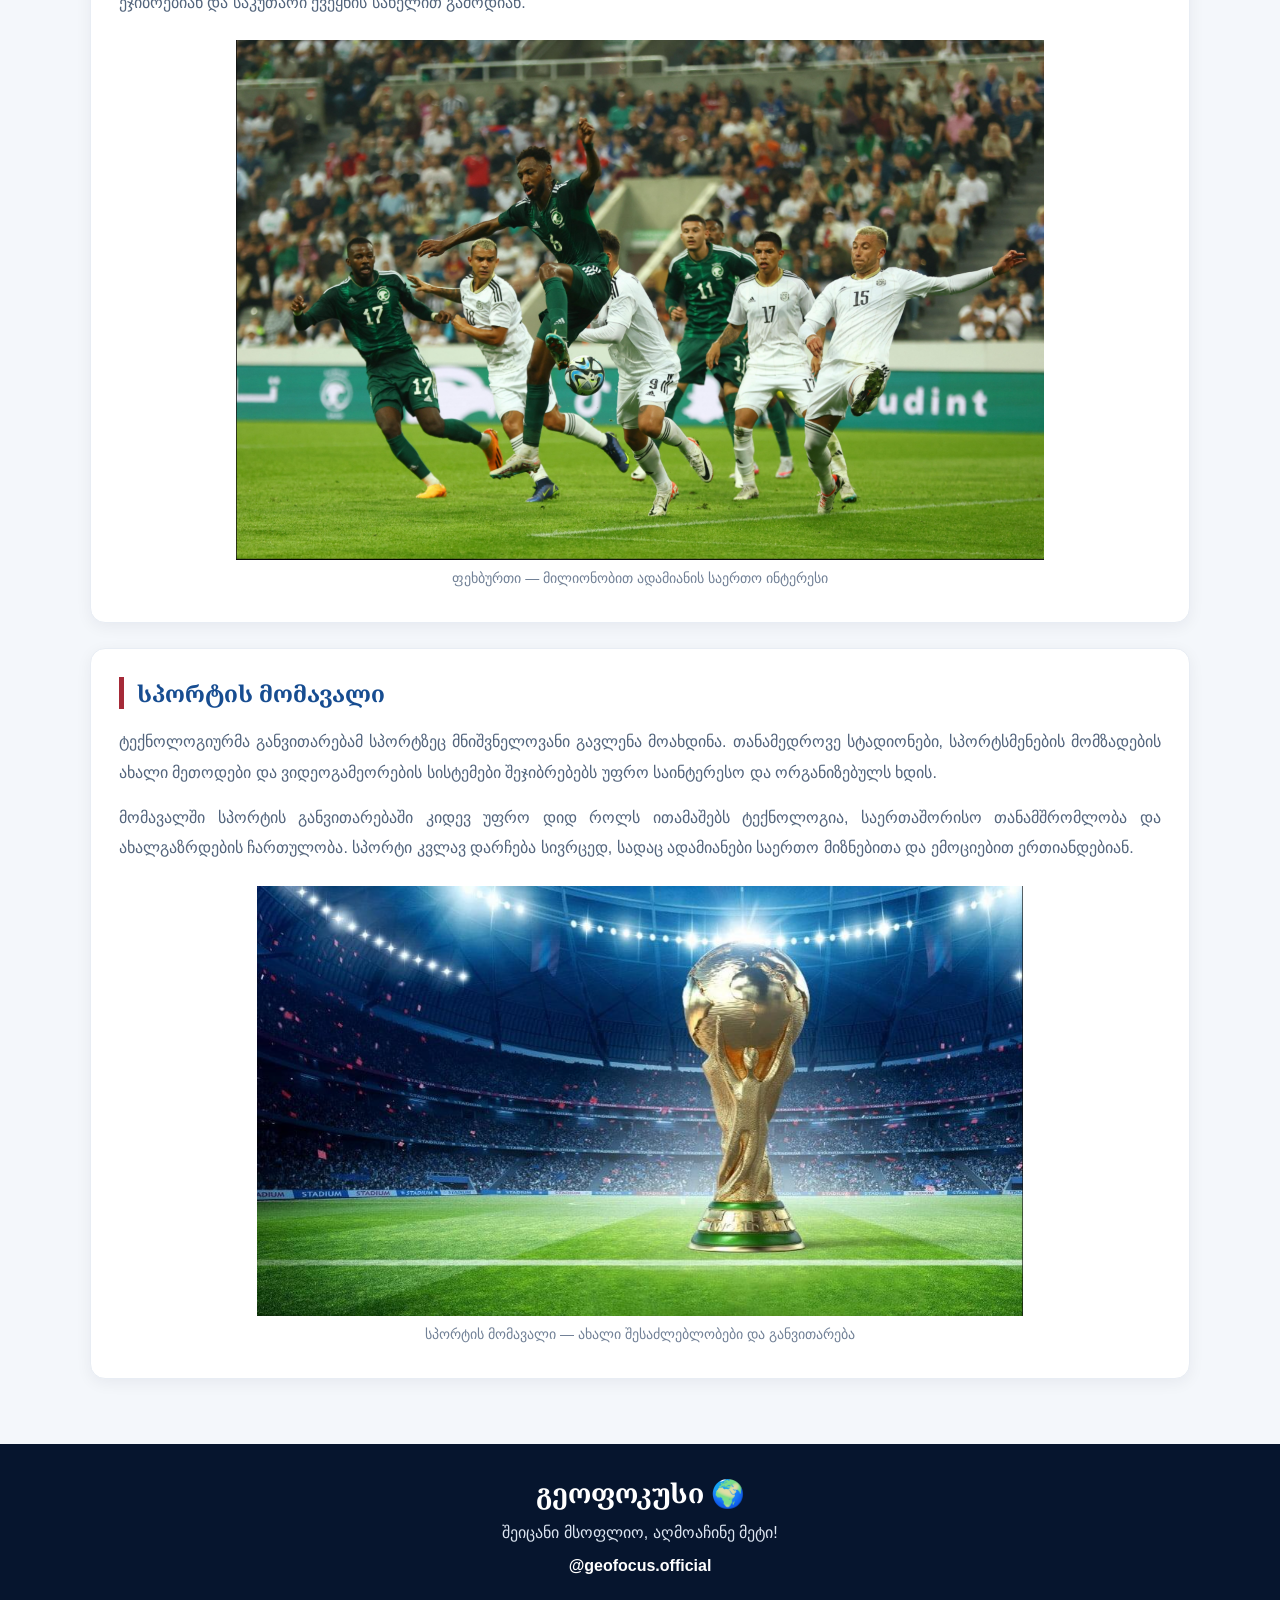
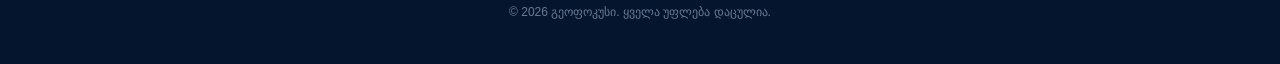
<file: sport.html>
<!DOCTYPE html>
<html lang="ka">
<head>
<meta charset="UTF-8">
<meta name="viewport" content="width=device-width, initial-scale=1.0">
<title>გეოფოკუსი | სპორტი</title>
<link rel="stylesheet" href="style.css">

<style>
* {
    box-sizing: border-box;
}

body {
    margin: 0;
    background: #f4f7fb;
    color: #26364a;
    font-family: 'Fira GO', sans-serif;
}

/* SPORT ARTICLE */

.sport-article {
    width: 90%;
    max-width: 1100px;
    margin: 35px auto 65px;
}

.sport-intro {
    background: white;
    text-align: center;
    padding: 35px 25px;
    border-radius: 15px;
    margin-bottom: 28px;
    box-shadow: 0 4px 16px rgba(6,21,46,0.06);
}

.sport-intro h2 {
    color: #a52a38;
    font-family: 'Noto Serif Georgian', serif;
    font-size: 30px;
    margin-bottom: 12px;
}

.sport-intro p {
    color: #52647c;
    font-size: 18px;
}

.sport-section {
    background: white;
    padding: 28px;
    border-radius: 15px;
    margin-bottom: 25px;
    box-shadow: 0 4px 16px rgba(6,21,46,0.06);
    border: 1px solid #e8edf4;
}

.sport-section h2 {
    color: #174d91;
    font-family: 'Noto Serif Georgian', serif;
    font-size: 23px;
    margin-top: 0;
    margin-bottom: 18px;
    border-left: 5px solid #a52a38;
    padding-left: 13px;
}

.sport-section p {
    color: #52647c;
    font-size: 16px;
    line-height: 1.9;
    text-align: justify;
    margin-bottom: 15px;
}

.article-photo {
    margin: 22px 0 8px;
    text-align: center;
}

.article-photo img {
    width: 100%;
    max-height: 520px;
    object-fit: contain;
    border-radius: 12px;
    display: block;
    margin: auto;
}

.article-photo figcaption {
    color: #718096;
    font-size: 14px;
    margin-top: 10px;
}

.merab-photo img {
    height: 650px;
}

.stadium-photo img {
    height: 430px;
}

/* FOOTER */

footer {
    background: #06152e;
    color: white;
    text-align: center;
    padding: 30px 15px;
    margin-top: 50px;
}

footer h2 {
    font-family: "Noto Serif Georgian", serif;
}

footer p {
    color: #dce5f1;
    margin-top: 10px;
}

footer a {
    color: white;
    text-decoration: none;
}

footer a:hover {
    color: #e7b9b9;
}

.copyright {
    font-size: 13px;
    margin-top: 20px;
    opacity: 0.7;
}

/* MOBILE */

@media(max-width: 700px) {
    .sport-article {
        width: 94%;
    }

    .sport-intro {
        padding: 25px 16px;
    }

    .sport-intro h2 {
        font-size: 23px;
    }

    .sport-intro p {
        font-size: 15px;
    }

    .sport-section {
        padding: 19px;
    }

    .sport-section h2 {
        font-size: 20px;
    }

    .sport-section p {
        font-size: 15px;
    }

    .merab-photo img {
        height: 520px;
    }

    .stadium-photo img {
        height: 300px;
    }
}
</style>
</head>

<body>

<!-- HEADER — იგივეა, რაც სხვა გვერდებზე -->

<header class="header">
    <div class="globe-icon">🌍</div>
    <h1>გეოფოკუსი</h1>
    <p>შეიცანი მსოფლიო, აღმოაჩინე მეტი!</p>
</header>

<!-- NAVIGATION -->

<nav class="navigation">
    <a href="index.html">მთავარი</a>
    <a href="sport.html">სპორტი</a>
    <a href="education.html">შემეცნებითი</a>
    <a href="sociology.html">სოციოლოგია</a>
    <a href="entertainment.html">გართობა</a>
</nav>

<main class="sport-article">

    <section class="sport-intro">
        <h2>გზა, რომელიც მსოფლიოს აერთიანებს</h2>
        <p>სპორტი საზღვრებს მიღმა</p>
    </section>

    <section class="sport-section">
        <h2>სპორტი — საერთო ენა მთელი მსოფლიოსთვის</h2>

        <p>
            სპორტი ადამიანებს ერთმანეთთან აკავშირებს მიუხედავად მათი
            ეროვნებისა, ენისა თუ კულტურისა. ის მხოლოდ შეჯიბრება და
            გამარჯვება არ არის — სპორტი გუნდურობის, დისციპლინის,
            მიზანდასახულობისა და ურთიერთპატივისცემის გამოხატულებაა.
        </p>

        <p>
            სხვადასხვა ქვეყანაში სპორტის განსხვავებული სახეობებია
            პოპულარული, თუმცა მათი მთავარი მიზანი საერთოა:
            ადამიანების გაერთიანება და ჯანსაღი კონკურენციის განვითარება.
        </p>

        <figure class="article-photo">
            <img src="images/sport1.jpg" alt="სპორტული ღონისძიება">
            <figcaption>სპორტი — ადამიანების გაერთიანების საშუალება</figcaption>
        </figure>
    </section>

    <section class="sport-section">
        <h2>შერეული ორთაბრძოლები და ახალი თაობის სპორტი</h2>

        <p>
            თანამედროვე სპორტში განსაკუთრებული ადგილი უკავია შერეულ
            ორთაბრძოლებს (MMA). ეს სპორტის სახეობა სხვადასხვა საბრძოლო
            დისციპლინის ელემენტებს აერთიანებს და სპორტსმენებისგან
            დიდ მომზადებას, ტექნიკასა და გამძლეობას მოითხოვს.
        </p>

        <p>
            ბოლო წლებში MMA-მ საერთაშორისო მასშტაბით დიდი პოპულარობა
            მოიპოვა. მისი შეჯიბრებები მილიონობით მაყურებლის ყურადღებას
            იპყრობს და სხვადასხვა ქვეყნის სპორტსმენებს მსოფლიო ასპარეზზე
            თავის წარმოჩენის შესაძლებლობას აძლევს.
        </p>

        <figure class="article-photo">
            <img src="images/sport2.jpg" alt="შერეული ორთაბრძოლები">
            <figcaption>MMA — თანამედროვე საბრძოლო სპორტის ერთ-ერთი სახეობა</figcaption>
        </figure>
    </section>

    <section class="sport-section">
        <h2>მერაბ დვალიშვილი — საქართველოს სახელი მსოფლიო არენაზე</h2>

        <p>
            მერაბ დვალიშვილი ქართველი შერეული ორთაბრძოლების სპორტსმენია,
            რომელმაც საერთაშორისო სპორტულ სამყაროში მნიშვნელოვანი
            აღიარება მოიპოვა. მისი კარიერა მიზანდასახულობისა და
            შრომისმოყვარეობის მაგალითია.
        </p>

        <p>
            დვალიშვილის წარმატებამ საქართველოს სახელი კიდევ უფრო
            გააცნო საერთაშორისო აუდიტორიას. მისი გამოსვლები
            ქართველი გულშემატკივრებისთვის განსაკუთრებული ინტერესის
            საგანია.
        </p>

        <figure class="article-photo merab-photo">
            <img src="images/sport3.jpg" alt="მერაბ დვალიშვილი">
            <figcaption>მერაბ დვალიშვილი — ქართველი სპორტსმენი</figcaption>
        </figure>
    </section>

    <section class="sport-section">
        <h2>ფეხბურთი — სპორტი, რომელიც მსოფლიოს აერთიანებს</h2>

        <p>
            ფეხბურთი მსოფლიოში ერთ-ერთი ყველაზე პოპულარული სპორტია.
            მას მილიონობით ადამიანი თამაშობს და გულშემატკივრობს.
            ფეხბურთი სხვადასხვა კულტურისა და ქვეყნის ადამიანებს
            საერთო ინტერესის გარშემო აერთიანებს.
        </p>

        <p>
            მსოფლიო ჩემპიონატი კი სპორტული სამყაროს ერთ-ერთი
            უმნიშვნელოვანესი მოვლენაა. ამ ტურნირზე ქვეყნების
            ნაკრებები ერთმანეთს ეჯიბრებიან და საკუთარი ქვეყნის
            სახელით გამოდიან.
        </p>

        <figure class="article-photo">
            <img src="images/sport4.jpg" alt="ფეხბურთის მატჩი">
            <figcaption>ფეხბურთი — მილიონობით ადამიანის საერთო ინტერესი</figcaption>
        </figure>
    </section>

    <section class="sport-section">
        <h2>სპორტის მომავალი</h2>

        <p>
            ტექნოლოგიურმა განვითარებამ სპორტზეც მნიშვნელოვანი გავლენა
            მოახდინა. თანამედროვე სტადიონები, სპორტსმენების მომზადების
            ახალი მეთოდები და ვიდეოგამეორების სისტემები შეჯიბრებებს
            უფრო საინტერესო და ორგანიზებულს ხდის.
        </p>

        <p>
            მომავალში სპორტის განვითარებაში კიდევ უფრო დიდ როლს
            ითამაშებს ტექნოლოგია, საერთაშორისო თანამშრომლობა და
            ახალგაზრდების ჩართულობა. სპორტი კვლავ დარჩება სივრცედ,
            სადაც ადამიანები საერთო მიზნებითა და ემოციებით ერთიანდებიან.
        </p>

        <figure class="article-photo stadium-photo">
            <img src="images/sport5.jpg" alt="თანამედროვე სპორტული სტადიონი">
            <figcaption>სპორტის მომავალი — ახალი შესაძლებლობები და განვითარება</figcaption>
        </figure>
    </section>

</main>

<footer>
    <h2>გეოფოკუსი 🌍</h2>
    <p>შეიცანი მსოფლიო, აღმოაჩინე მეტი!</p>
    <a href="https://www.instagram.com/geofocus.official/" target="_blank">
        @geofocus.official
    </a>
    <p class="copyright">© 2026 გეოფოკუსი. ყველა უფლება დაცულია.</p>
</footer>

</body>
</html>
</file>
<file: style.css>
@import url('https://fonts.googleapis.com/css2?family=Fira+GO:wght@400;500;600;700&family=Noto+Serif+Georgian:wght@400;500;600;700&display=swap');

* {
    margin: 0;
    padding: 0;
    box-sizing: border-box;
}

body {
    font-family: 'Fira GO', sans-serif;
    background: #f4f7fb;
    color: #26364a;
}

/* HEADER */

.header {
    background: #06152E;
    color: white;
    text-align: center;
    padding: 30px 20px 35px;
    position: relative;
    overflow: hidden;
}

.header::before {
    content: "🌐";
    position: absolute;
    font-size: 125px;
    opacity: 0.07;
    left: 7%;
    top: -25px;
}

.header::after {
    content: "🌍";
    position: absolute;
    font-size: 125px;
    opacity: 0.07;
    right: 7%;
    bottom: -35px;
}

.globe-icon {
    font-size: 29px;
    margin-bottom: 5px;
}

.header h1 {
    font-family: 'Noto Serif Georgian', serif;
    font-size: 46px;
    font-weight: 700;
    letter-spacing: 3px;
    position: relative;
}

.header p {
    color: #c5d8f1;
    margin-top: 10px;
    font-size: 15px;
    letter-spacing: 1px;
}

/* NAVIGATION */

.navigation {
    display: flex;
    justify-content: center;
    align-items: center;
    flex-wrap: wrap;
    gap: 25px;
    padding: 20px 12px;
    background: white;
    border-bottom: 1px solid #e2e7ee;
    box-shadow: 0 3px 10px rgba(0,0,0,0.03);
    width: 100%;
}

.navigation a {
    display: inline-block;
    white-space: nowrap;
    text-decoration: none;
    color: #174d91;
    font-family: 'Noto Serif Georgian', serif;
    font-size: 17px;
    font-weight: 600;
    position: relative;
    transition: 0.3s;
}

.navigation a::after {
    content: "";
    position: absolute;
    width: 0;
    height: 2px;
    background: #a52a38;
    bottom: -8px;
    left: 0;
    transition: 0.3s;
}

.navigation a:hover {
    color: #a52a38;
}

.navigation a:hover::after {
    width: 100%;
}

/* HERO */

.welcome {
    margin: 35px auto;
    width: 90%;
    max-width: 1250px;
}

.main-image {
    height: 470px;
    background:
        linear-gradient(
            rgba(3, 15, 35, 0.35),
            rgba(3, 15, 35, 0.48)
        ),
        url('main-photo.jpg') center/cover;

    border-radius: 12px;
    overflow: hidden;
}

.image-overlay {
    width: 100%;
    height: 100%;
    position: relative;
    display: flex;
    flex-direction: column;
    justify-content: center;
    align-items: center;
    text-align: center;
    color: white;
    padding: 20px;
}

.hero-label {
    font-size: 12px;
    letter-spacing: 4px;
    margin-bottom: 20px;
    color: #d8e7fa;
}

.main-image h2 {
    font-family: 'Noto Serif Georgian', serif;
    font-size: 38px;
    text-shadow: 2px 2px 8px #000;
}

.image-overlay > p {
    margin-top: 18px;
    font-size: 17px;
    letter-spacing: 1px;
}

/* COMPASS */

.compass {
    position: absolute;
    top: 25px;
    right: 30px;
    width: 48px;
    height: 48px;
    border: 1px solid rgba(255,255,255,0.7);
    border-radius: 50%;
    display: flex;
    justify-content: center;
    align-items: center;
    font-size: 18px;
    font-weight: bold;
    color: white;
}

/* WORLD LINE */

.world-line {
    max-width: 1100px;
    margin: 45px auto;
    padding: 20px;
    display: flex;
    justify-content: center;
    align-items: center;
    gap: 30px;
    flex-wrap: wrap;
    color: #174d91;
    font-size: 15px;
    font-weight: 600;
    border-top: 1px solid #d5dfeb;
    border-bottom: 1px solid #d5dfeb;
}

/* INTRO */

.intro {
    max-width: 1050px;
    margin: 55px auto;
    padding: 45px 50px;
    text-align: center;
    background: white;
    border-radius: 12px;
    border-top: 4px solid #174d91;
    box-shadow: 0 5px 25px rgba(16,45,80,0.06);
}

.intro-decoration {
    color: #829ab5;
    font-size: 12px;
    letter-spacing: 3px;
    margin-bottom: 25px;
}

.intro h2 {
    color: #a52a38;
    font-family: 'Noto Serif Georgian', serif;
    font-size: 29px;
    font-weight: 700;
    margin-bottom: 30px;
}

.intro > p {
    color: #174d91;
    font-size: 19px;
    line-height: 2.1;
    font-weight: 500;
    margin-bottom: 25px;
}

/* SLOGAN */

.slogan {
    margin: 35px 0;
    padding: 22px 10px;
    border-top: 1px solid #dce5f0;
    border-bottom: 1px solid #dce5f0;
}

.slogan span {
    font-size: 30px;
}

.intro h3 {
    color: #123f78;
    font-family: 'Noto Serif Georgian', serif;
    font-size: 27px;
    font-weight: 700;
    margin-top: 12px;
}

/* INSTAGRAM */

.intro .instagram-text {
    font-size: 17px;
    margin-bottom: 18px;
}

.instagram-link {
    display: inline-flex;
    align-items: center;
    gap: 12px;
    color: #111;
    font-size: 19px;
    font-weight: 700;
    text-decoration: none;
    transition: 0.3s;
}

.instagram-link:hover {
    color: #174d91;
    transform: scale(1.04);
}

/* CATEGORIES */

.categories {
    max-width: 1200px;
    margin: 75px auto;
    padding: 20px;
}

.section-heading {
    text-align: center;
    margin-bottom: 35px;
}

.section-heading > span {
    color: #8b2635;
    font-size: 12px;
    letter-spacing: 4px;
    font-weight: 700;
}

.section-heading h2 {
    color: #174d91;
    font-family: 'Noto Serif Georgian', serif;
    font-size: 29px;
    margin: 15px 0;
}

.section-heading p {
    color: #64758a;
    font-size: 16px;
}

/* CATEGORY CARDS */

.category-grid {
    display: grid;
    grid-template-columns: repeat(2, 1fr);
    gap: 25px;
}

.category {
    min-height: 210px;
    padding: 30px;
    display: flex;
    flex-direction: column;
    justify-content: center;
    align-items: flex-start;
    text-decoration: none;
    color: white;
    border-radius: 10px;
    overflow: hidden;
    position: relative;
    transition: 0.3s;
}

.category:hover {
    transform: translateY(-7px);
    box-shadow: 0 12px 25px rgba(0,0,0,0.13);
}

.sport {
    background: linear-gradient(135deg, #102e55, #346caa);
}

.education {
    background: linear-gradient(135deg, #174d91, #729dc9);
}

.sociology {
    background: linear-gradient(135deg, #253d60, #637d9c);
}

.entertainment {
    background: linear-gradient(135deg, #173e70, #8b5364);
}

.category-icon {
    font-size: 34px;
    margin-bottom: 15px;
}

.category h3 {
    font-family: 'Noto Serif Georgian', serif;
    font-size: 24px;
    margin-bottom: 10px;
}

.category p {
    color: #e3edfa;
    font-size: 15px;
}

/* FOOTER */

footer {
    background: #06152E;
    color: white;
    text-align: center;
    padding: 40px 20px;
}

footer h2 {
    font-family: 'Noto Serif Georgian', serif;
    font-size: 27px;
    margin-bottom: 12px;
}

footer p {
    color: #c5d8f1;
    margin-bottom: 15px;
}

footer a {
    color: white;
    text-decoration: none;
    font-weight: 600;
}

footer a:hover {
    text-decoration: underline;
}

footer .copyright {
    font-size: 12px;
    margin-top: 30px;
    color: #8fa6c3;
}

/* MOBILE VERSION */

@media (max-width: 700px) {

    .header h1 {
        font-size: 34px;
    }

    .navigation {
        gap: 15px;
        flex-wrap: wrap;
        padding: 16px 8px;
    }

    .navigation a {
        font-size: 14px;
    }

    .main-image {
        height: 320px;
    }

    .main-image h2 {
        font-size: 25px;
    }

    .image-overlay > p {
        font-size: 14px;
    }

    .compass {
        width: 38px;
        height: 38px;
        top: 15px;
        right: 15px;
    }

    .world-line {
        gap: 14px;
        font-size: 12px;
    }

    .intro {
        padding: 30px 20px;
        margin: 35px 15px;
    }

    .intro h2 {
        font-size: 23px;
    }

    .intro > p {
        font-size: 16px;
    }

    .intro h3 {
        font-size: 21px;
    }

    .category-grid {
        grid-template-columns: 1fr;
    }

    .section-heading h2 {
        font-size: 23px;
    }
}
</file>
